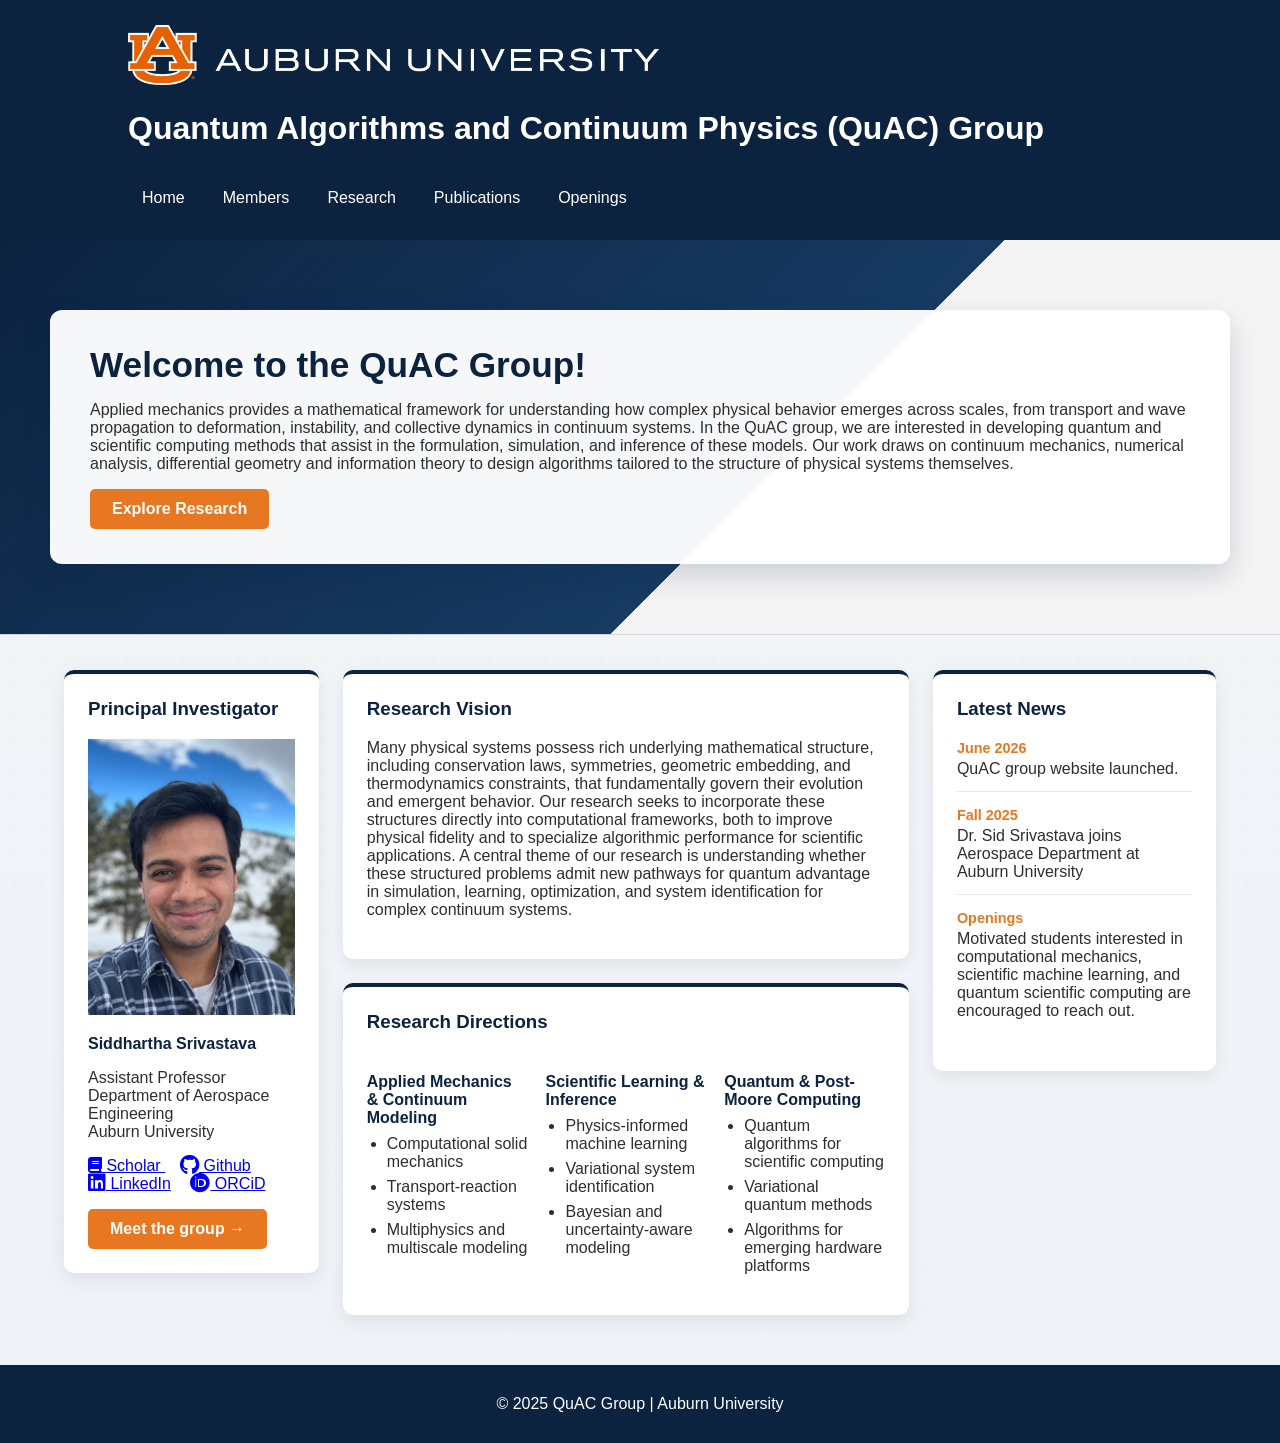
<file: index.html>
<!DOCTYPE html>
<html lang="en">
<head>
  <meta charset="UTF-8">
  <meta name="viewport" content="width=device-width, initial-scale=1.0">
  <title>QuAC Group | Home</title>
  <link rel="stylesheet" href="styles.css">
  <link rel="stylesheet" href="https://cdnjs.cloudflare.com/ajax/libs/font-awesome/6.5.1/css/all.min.css">
  <!-- Include jQuery -->
  <script src="https://code.jquery.com/jquery-3.6.0.min.js"></script>
</head>
<body>

  <!-- Placeholder for Header -->
  <div id="header"></div>

  <!-- Main Content -->
  <section id="hero" class="home-hero">
    <div class="hero-content">
      <h2>Welcome to the QuAC Group!</h2>
      <p>
        Applied mechanics provides a mathematical framework for understanding how complex physical behavior emerges across scales, from transport and wave propagation to deformation, instability, and collective dynamics in continuum systems. In the QuAC group, we are interested in developing quantum and scientific computing methods that assist in the formulation, simulation, and inference of these models. Our work draws on continuum mechanics, numerical analysis, differential geometry and information theory to design algorithms tailored to the structure of physical systems themselves.
      </p>
      <a href="research.html" class="btn">Explore Research</a>
    </div>
  </section>

  <section id="home-overview" class="home-section">
    <div class="home-grid">
      <aside class="profile-card">
        <h3>Principal Investigator</h3>
        <img src="./assets/img/people/profile_sid_srivastava.jpg" alt="Siddhartha Srivastava" class="profile-image" style="max-width: 100%; width: 100%; height: auto; aspect-ratio: auto;">
        <p class="profile-name">Siddhartha Srivastava</p>
        <p>
          Assistant Professor<br>
          Department of Aerospace Engineering<br>
          Auburn University
        </p>
        <p>
          <a href="https://scholar.google.com/citations?hl=en&user=zLj-pQcAAAAJ" target="_blank" style="margin-right: 15px"><i class="fa-solid fa-book"></i> Scholar   </a>
          <a href="https://github.com/sidsriva" target="_blank" style="margin-right: 15px"><i class="fab fa-github fa-lg"></i> Github</a><br>
          <a href="https://www.linkedin.com/in/sidsriva" target="_blank" style="margin-right: 15px"><i class="fab fa-linkedin fa-lg"></i> LinkedIn</a>
          <a href="https://orcid.org/0000-0002-4684-4423" target="_blank" style="margin-right: 15px"><i class="fab fa-orcid fa-lg"></i> ORCiD</a>
        </p>
        <a href="members.html" class="btn">Meet the group &rarr;</a>
      </aside>

      <div class="overview-main">
        <div class="info-card">
          <h3>Research Vision</h3>
          <p>
             Many physical systems possess rich underlying mathematical structure, including conservation laws, symmetries, geometric embedding, and thermodynamics constraints, that fundamentally govern their evolution and emergent behavior. Our research seeks to incorporate these structures directly into computational frameworks, both to improve physical fidelity and to specialize algorithmic performance for scientific applications. A central theme of our research is understanding whether these structured problems admit new pathways for quantum advantage in simulation, learning, optimization, and system identification for complex continuum systems.
          </p>
        </div>

        <div class="info-card">
          <h3>Research Directions</h3>
          <div class="research-columns">
            <div>
              <h4>Applied Mechanics &amp; Continuum Modeling</h4>
              <ul>
                <li>Computational solid mechanics</li>
                <li>Transport-reaction systems</li>
                <li>Multiphysics and multiscale modeling</li>
              </ul>
            </div>
            <div>
              <h4>Scientific Learning &amp; Inference</h4>
              <ul>
                <li>Physics-informed machine learning</li>
                <li>Variational system identification</li>
                <li>Bayesian and uncertainty-aware modeling</li>
              </ul>
            </div>
            <div>
              <h4>Quantum &amp; Post-Moore Computing</h4>
              <ul>
                <li>Quantum algorithms for scientific computing</li>
                <li>Variational quantum methods</li>
                <li>Algorithms for emerging hardware platforms</li>
              </ul>
            </div>
          </div>
        </div>
      </div>

      <aside class="news-card">
        <h3>Latest News</h3>
        <div class="news-item">
          <span class="news-date">June 2026</span>
          <p>QuAC group website launched.</p>
        </div>
        <div class="news-item">
          <span class="news-date">Fall 2025</span>
          <p>Dr. Sid Srivastava joins Aerospace Department at Auburn University</p>
        </div>
        <div class="news-item">
          <span class="news-date">Openings</span>
          <p>Motivated students interested in computational mechanics, scientific machine learning, and quantum scientific computing are encouraged to reach out.</p>
        </div>
        <!--<a href="news.html" class="text-link">More news &rarr;</a>-->
      </aside>
    </div>
  </section>

  <!-- Placeholder for Footer -->
  <div id="footer"></div>

  <!-- Script to Load Header and Footer -->
  <script>
    document.addEventListener("DOMContentLoaded", function() {
      fetch('header.html')
        .then(response => response.text())
        .then(data => {
          document.getElementById('header').innerHTML = data;
        });
      fetch('footer.html')
        .then(response => response.text())
        .then(data => {
          document.getElementById('footer').innerHTML = data;
        });
    });
  </script>
</body>
</html>
</file>
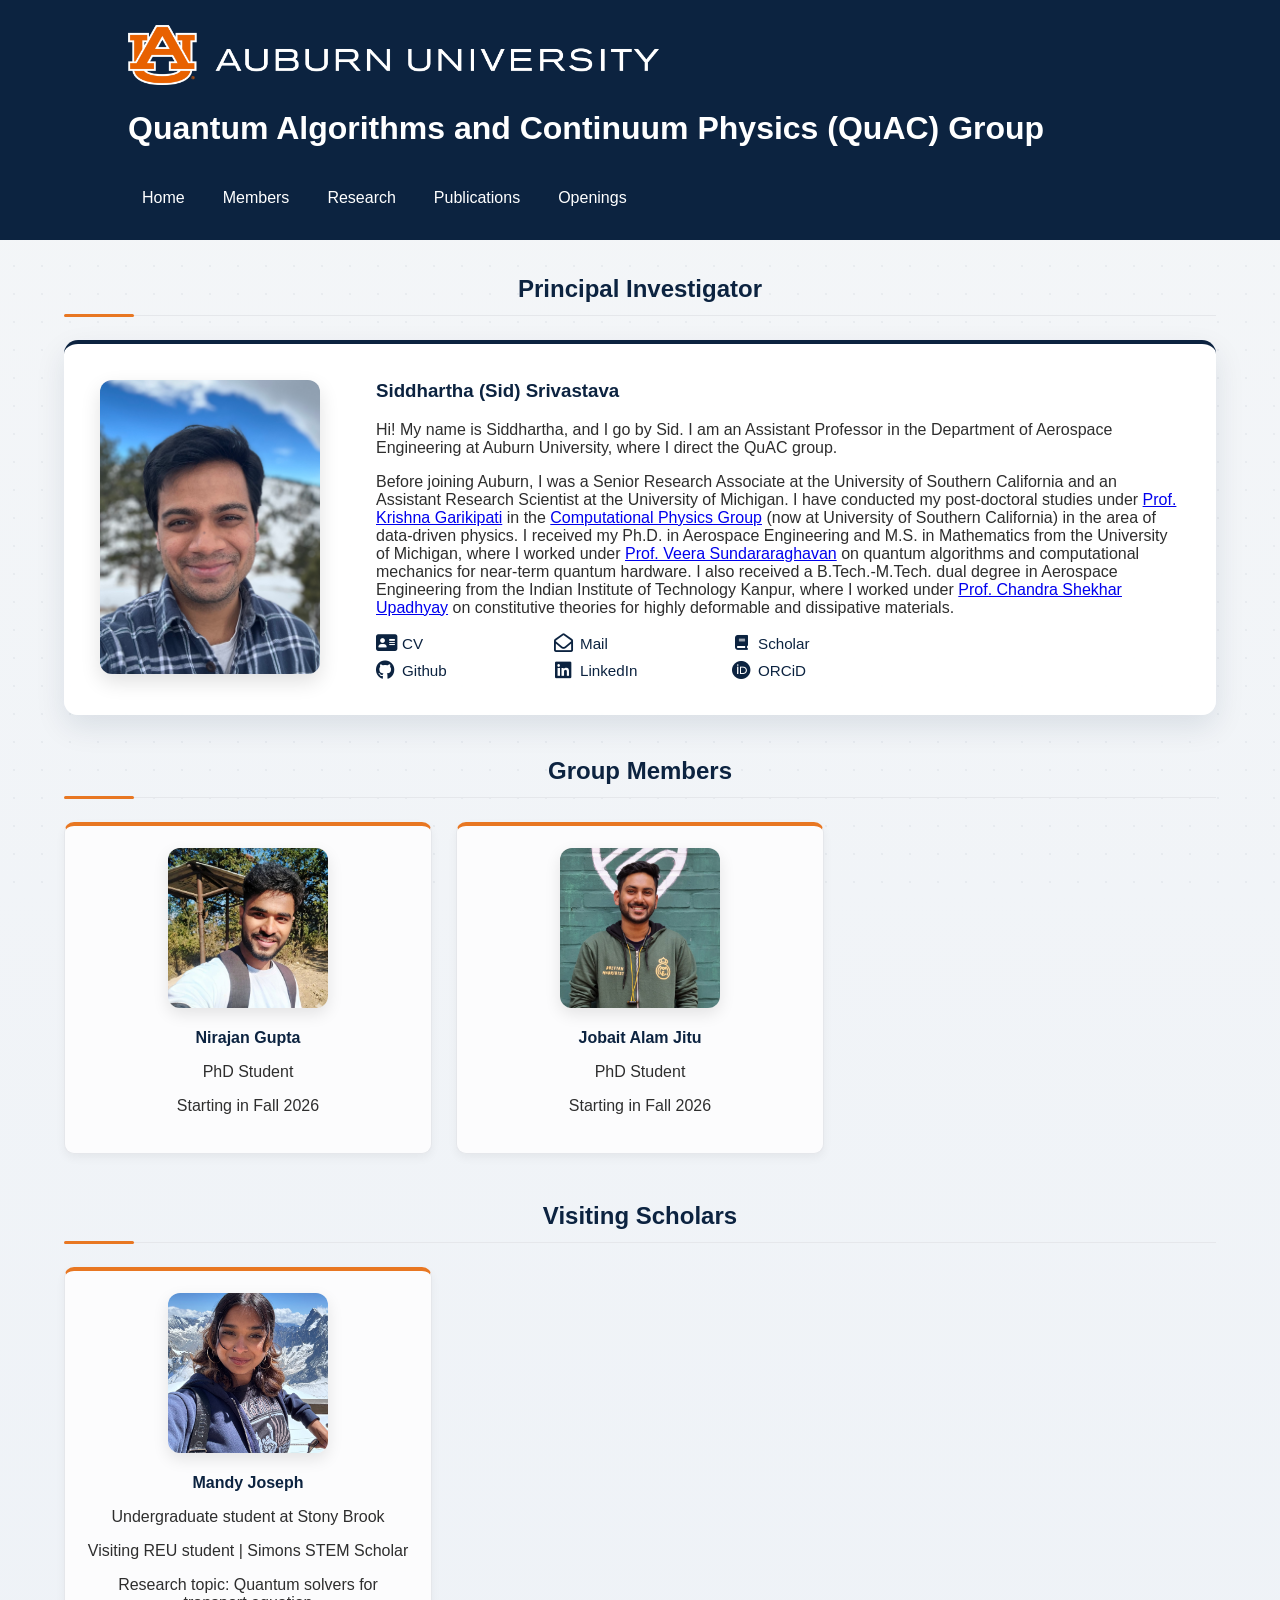
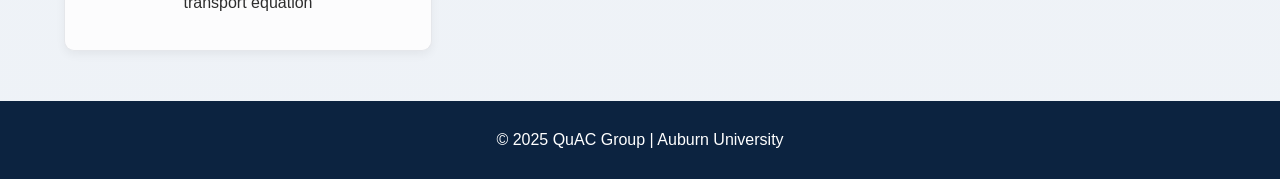
<file: members.html>
<!DOCTYPE html>
<html lang="en">
<head>
  <meta charset="UTF-8">
  <meta name="viewport" content="width=device-width, initial-scale=1.0">
  <title>QuAC Group | Members</title>
  <link rel="stylesheet" href="styles.css">
  <link rel="stylesheet" href="https://cdnjs.cloudflare.com/ajax/libs/font-awesome/6.5.1/css/all.min.css">
  <!-- Include jQuery -->
  <script src="https://code.jquery.com/jquery-3.6.0.min.js"></script>
</head>
<body>

  <!-- Placeholder for Header -->
  <div id="header"></div>

  <!-- Main Content -->
  <section class="page-section people-page">
    <div class="page-content">


      <h2 class="section-heading">Principal Investigator</h2>

      <div class="people-profile-card">
        
        <div class="people-profile-image-wrap">
          <img src="./assets/img/people/profile_sid_srivastava.jpg"
               alt="Siddhartha Srivastava"
               class="people-profile-image">
        </div>

        <div class="people-profile-text">


          <h3>Siddhartha (Sid) Srivastava</h3>

          <p>
            Hi! My name is Siddhartha, and I go by Sid. I am an Assistant Professor in the Department of Aerospace Engineering at Auburn University, where I direct the QuAC group.
          </p>
          <p>
            Before joining Auburn, I was a Senior Research Associate at the University of Southern California and an Assistant Research Scientist at the University of Michigan. I have conducted my post-doctoral studies under <a href="https://viterbi.usc.edu/directory/faculty/Garikipati/Krishna" target="_blank">Prof. Krishna Garikipati</a> in the <a href="https://sites.usc.edu/compphys/" target="_blank">Computational Physics Group</a> (now at University of Southern California) in the area of data-driven physics. I received my Ph.D. in Aerospace Engineering and M.S. in Mathematics from the University of Michigan, where I worked under <a href="https://aero.engin.umich.edu/people/sundararaghavan-veera/" target="_blank">Prof. Veera Sundararaghavan</a> on quantum algorithms and computational mechanics for near-term quantum hardware. I also received a B.Tech.-M.Tech. dual degree in Aerospace Engineering from the Indian Institute of Technology Kanpur, where I worked under <a href="https://home.iitk.ac.in/~shekhar/" target="_blank">Prof. Chandra Shekhar Upadhyay</a> on constitutive theories for highly deformable and dissipative materials.
          </p>

          <div class="profile-links people-links">
            <a href="./assets/files/Sid_CV.pdf" target="_blank">
              <i class="fa fa-address-card fa-lg"></i> CV
            </a>

            <a href="mailto:sidsriva@auburn.edu">
              <i class="far fa-envelope-open fa-lg"></i> Mail
            </a>

            <a href="https://scholar.google.com/citations?hl=en&user=zLj-pQcAAAAJ" target="_blank">
              <i class="fa-solid fa-book"></i> Scholar
            </a>

            <a href="https://github.com/sidsriva" target="_blank">
              <i class="fab fa-github fa-lg"></i> Github
            </a>

            <a href="https://www.linkedin.com/in/sidsriva" target="_blank">
              <i class="fab fa-linkedin fa-lg"></i> LinkedIn
            </a>

            <a href="https://orcid.org/0000-0002-4684-4423" target="_blank">
              <i class="fab fa-orcid fa-lg"></i> ORCiD
            </a>
          </div>

        </div>
      </div>

      <h2 class="section-heading">Group Members</h2>

      <div class="members-grid">

        <div class="member-card">
          <img src="./assets/img/people/profile_nirajan_gupta.png"
          alt="Nirajan Gupta"
          class="member-photo">
          <h4>Nirajan Gupta</h4>
          <p>PhD Student</p>
          <p>Starting in Fall 2026</p>
        </div>

        <div class="member-card">
          <img src="./assets/img/people/profile_jobait_alam.jpg"
          alt="Nirajan Gupta"
          class="member-photo">
          <h4>Jobait Alam Jitu</h4>
          <p>PhD Student</p>
          <p>Starting in Fall 2026</p>
        </div>

        <!--

        <div class="member-card">
          <div class="member-photo-placeholder">Photo</div>
          <h4>Undergraduate Student Name</h4>
          <p>Undergraduate Student</p>
          <p>Research area or short description.</p>
        </div>
      -->

      </div>

      <h2 class="section-heading">Visiting Scholars</h2>

      <div class="members-grid">

        <div class="member-card">
          <img src="./assets/img/people/profile_mandy_joseph.jpeg"
          alt="Mandy Joseph"
          class="member-photo">
          <h4>Mandy Joseph</h4>
          <p>Undergraduate student at Stony Brook</p>
          <p>Visiting REU student | Simons STEM Scholar</p>
          <p>Research topic: Quantum solvers for transport equation</p>
        </div>
        <!--

        <div class="member-card">
          <div class="member-photo-placeholder">Photo</div>
          <h4>PhD Student Name</h4>
          <p>PhD Student</p>
          <p>Research area or short description.</p>
        </div>

        <div class="member-card">
          <div class="member-photo-placeholder">Photo</div>
          <h4>Undergraduate Student Name</h4>
          <p>Undergraduate Student</p>
          <p>Research area or short description.</p>
        </div>
        -->

      </div>

    </div>
  </section>

  <!-- Placeholder for Footer -->
  <div id="footer"></div>

  <!-- Script to Load Header and Footer -->
  <script>
    document.addEventListener("DOMContentLoaded", function() {
      fetch('header.html')
        .then(response => response.text())
        .then(data => {
          document.getElementById('header').innerHTML = data;
        });
      fetch('footer.html')
        .then(response => response.text())
        .then(data => {
          document.getElementById('footer').innerHTML = data;
        });
    });
  </script>

</body>
</html>
</file>
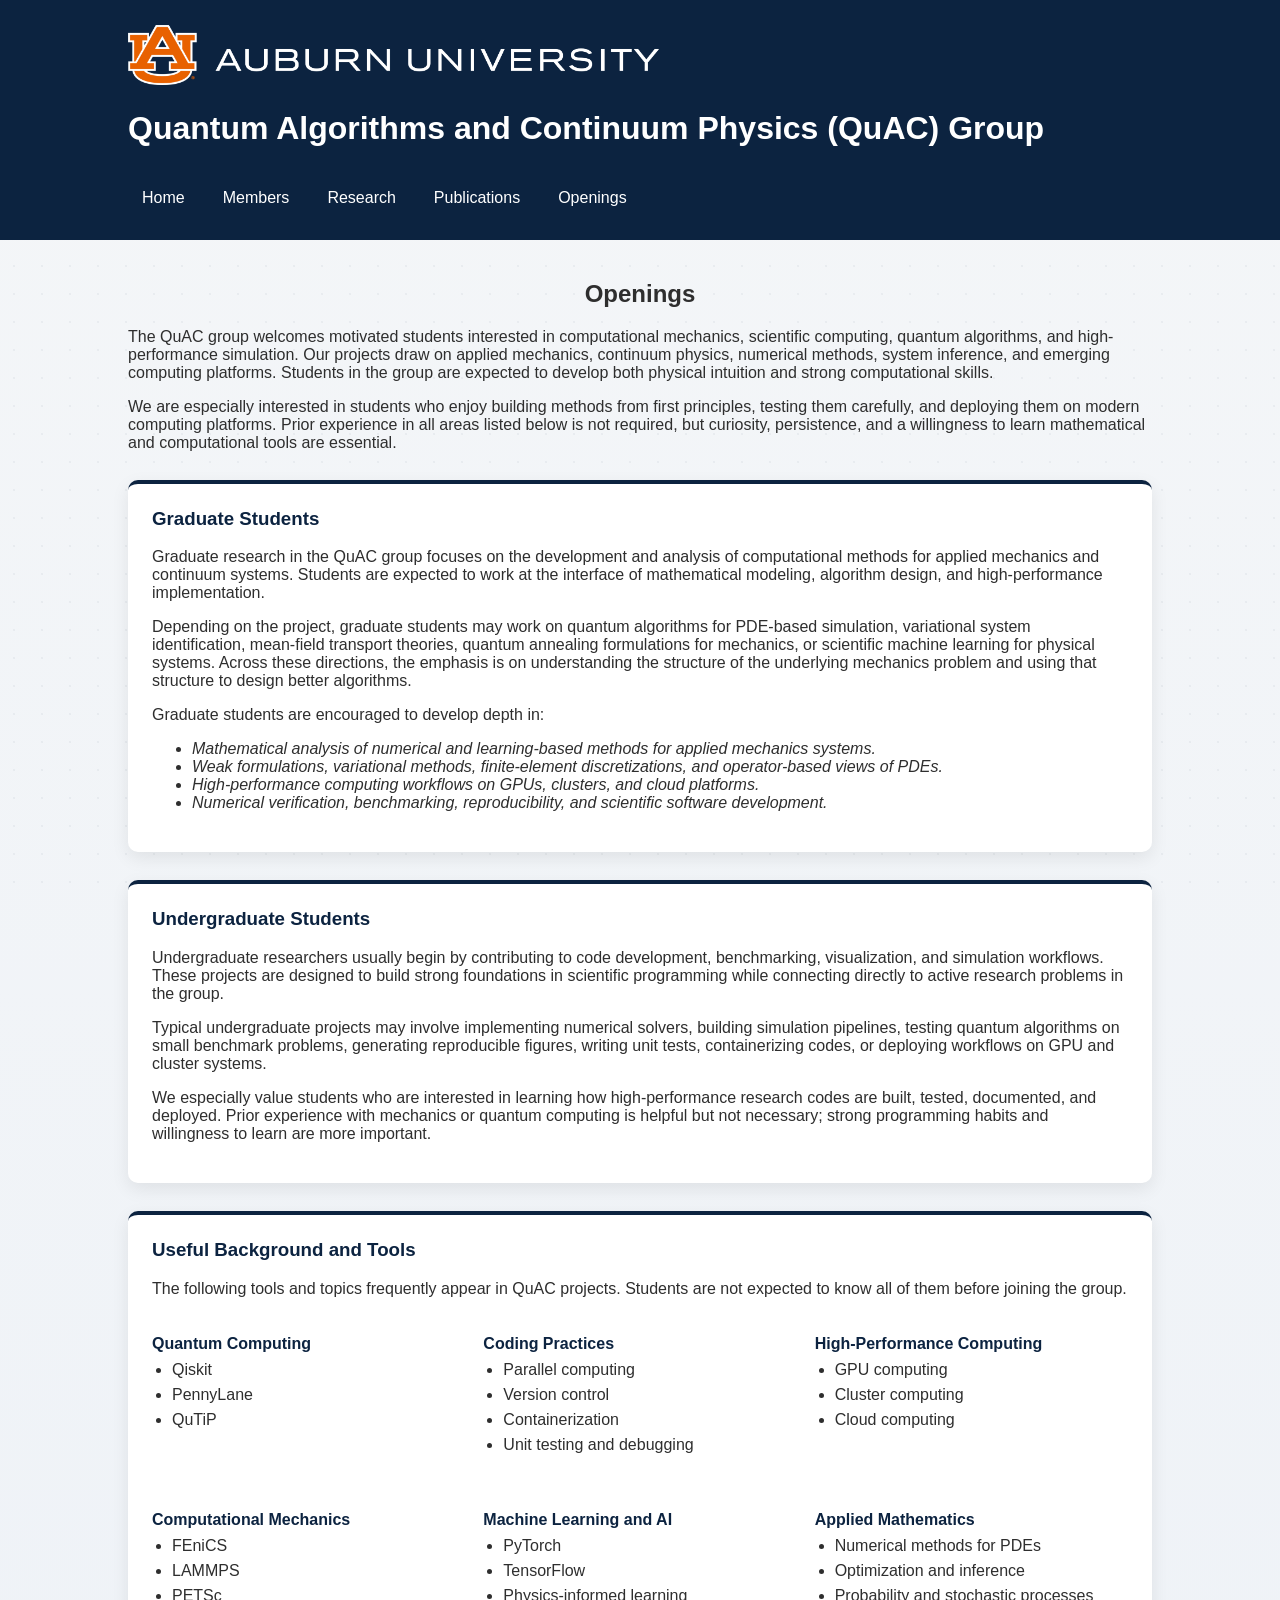
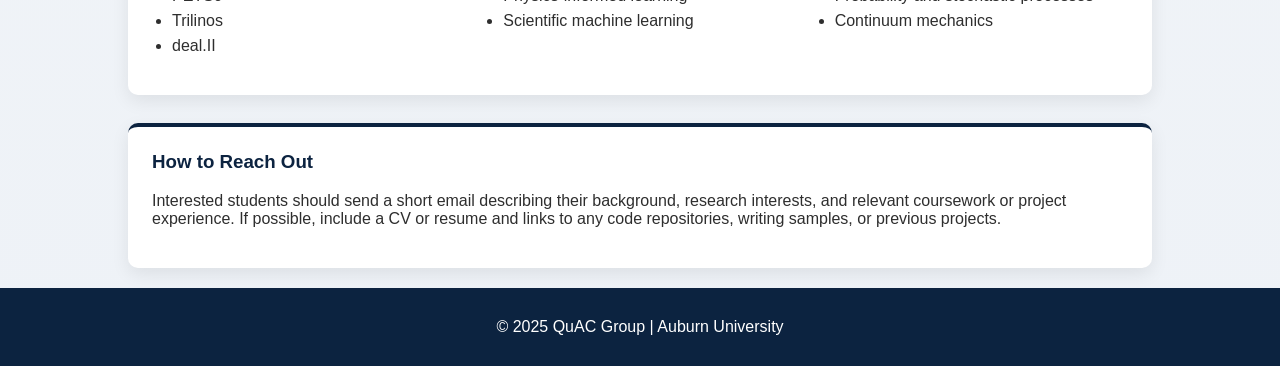
<file: openings.html>
<!DOCTYPE html>
<html lang="en">
<head>
  <meta charset="UTF-8">
  <meta name="viewport" content="width=device-width, initial-scale=1.0">
  <title>QuAC Group | Openings</title>
  <link rel="stylesheet" href="styles.css">
  <link rel="stylesheet" href="https://cdnjs.cloudflare.com/ajax/libs/font-awesome/6.5.1/css/all.min.css">
  <!-- Include jQuery -->
  <script src="https://code.jquery.com/jquery-3.6.0.min.js"></script>
</head>
<body>

  <!-- Placeholder for Header -->
  <div id="header"></div>

  <!-- Main Content -->
  <section id="openings">
    <div class="container">
      <h2>Openings</h2>

      <p>
        The QuAC group welcomes motivated students interested in computational mechanics, scientific computing, quantum algorithms, and high-performance simulation. Our projects draw on applied mechanics, continuum physics, numerical methods, system inference, and emerging computing platforms. Students in the group are expected to develop both physical intuition and strong computational skills.
      </p>

      <p>
        We are especially interested in students who enjoy building methods from first principles, testing them carefully, and deploying them on modern computing platforms. Prior experience in all areas listed below is not required, but curiosity, persistence, and a willingness to learn mathematical and computational tools are essential.
      </p>

      <div class="info-card" style="margin-top: 28px;">
        <h3>Graduate Students</h3>
        <p>
          Graduate research in the QuAC group focuses on the development and analysis of computational methods for applied mechanics and continuum systems. Students are expected to work at the interface of mathematical modeling, algorithm design, and high-performance implementation.
        </p>

        <p>
          Depending on the project, graduate students may work on quantum algorithms for PDE-based simulation, variational system identification, mean-field transport theories, quantum annealing formulations for mechanics, or scientific machine learning for physical systems. Across these directions, the emphasis is on understanding the structure of the underlying mechanics problem and using that structure to design better algorithms.
        </p>

        <p>
          Graduate students are encouraged to develop depth in:
        </p>

        <ul><em>
          <li>Mathematical analysis of numerical and learning-based methods for applied mechanics systems.</li>
          <li>Weak formulations, variational methods, finite-element discretizations, and operator-based views of PDEs.</li>
          <li>High-performance computing workflows on GPUs, clusters, and cloud platforms.</li>
          <li>Numerical verification, benchmarking, reproducibility, and scientific software development.</li>
        </ul></em>
      </div>

      <div class="info-card" style="margin-top: 28px;">
        <h3>Undergraduate Students</h3>
        <p>
          Undergraduate researchers usually begin by contributing to code development, benchmarking, visualization, and simulation workflows. These projects are designed to build strong foundations in scientific programming while connecting directly to active research problems in the group.
        </p>

        <p>
          Typical undergraduate projects may involve implementing numerical solvers, building simulation pipelines, testing quantum algorithms on small benchmark problems, generating reproducible figures, writing unit tests, containerizing codes, or deploying workflows on GPU and cluster systems.
        </p>

        <p>
          We especially value students who are interested in learning how high-performance research codes are built, tested, documented, and deployed. Prior experience with mechanics or quantum computing is helpful but not necessary; strong programming habits and willingness to learn are more important.
        </p>
      </div>

      <div class="info-card" style="margin-top: 28px;">
        <h3>Useful Background and Tools</h3>
        <p>
          The following tools and topics frequently appear in QuAC projects. Students are not expected to know all of them before joining the group.
        </p>

        <div class="research-columns">
          <div>
            <h4>Quantum Computing</h4>
            <ul>
              <li>Qiskit</li>
              <li>PennyLane</li>
              <li>QuTiP</li>
            </ul>
          </div>

          <div>
            <h4>Coding Practices</h4>
            <ul>
              <li>Parallel computing</li>
              <li>Version control</li>
              <li>Containerization</li>
              <li>Unit testing and debugging</li>
            </ul>
          </div>

          <div>
            <h4>High-Performance Computing</h4>
            <ul>
              <li>GPU computing</li>
              <li>Cluster computing</li>
              <li>Cloud computing</li>
            </ul>
          </div>
        </div>

        <div class="research-columns" style="margin-top: 20px;">
          <div>
            <h4>Computational Mechanics</h4>
            <ul>
              <li>FEniCS</li>
              <li>LAMMPS</li>
              <li>PETSc</li>
              <li>Trilinos</li>
              <li>deal.II</li>
            </ul>
          </div>

          <div>
            <h4>Machine Learning and AI</h4>
            <ul>
              <li>PyTorch</li>
              <li>TensorFlow</li>
              <li>Physics-informed learning</li>
              <li>Scientific machine learning</li>
            </ul>
          </div>

          <div>
            <h4>Applied Mathematics</h4>
            <ul>
              <li>Numerical methods for PDEs</li>
              <li>Optimization and inference</li>
              <li>Probability and stochastic processes</li>
              <li>Continuum mechanics</li>
            </ul>
          </div>
        </div>
      </div>

      <div class="info-card" style="margin-top: 28px;">
        <h3>How to Reach Out</h3>
        <p>
          Interested students should send a short email describing their background, research interests, and relevant coursework or project experience. If possible, include a CV or resume and links to any code repositories, writing samples, or previous projects.
        </p>
      </div>

    </div>
  </section>

  <!-- Placeholder for Footer -->
  <div id="footer"></div>

  <!-- Script to Load Header and Footer -->
  <script>
    document.addEventListener("DOMContentLoaded", function() {
      fetch('header.html')
        .then(response => response.text())
        .then(data => {
          document.getElementById('header').innerHTML = data;
        });
      fetch('footer.html')
        .then(response => response.text())
        .then(data => {
          document.getElementById('footer').innerHTML = data;
        });
    });
  </script>
</body>
</html>
</file>
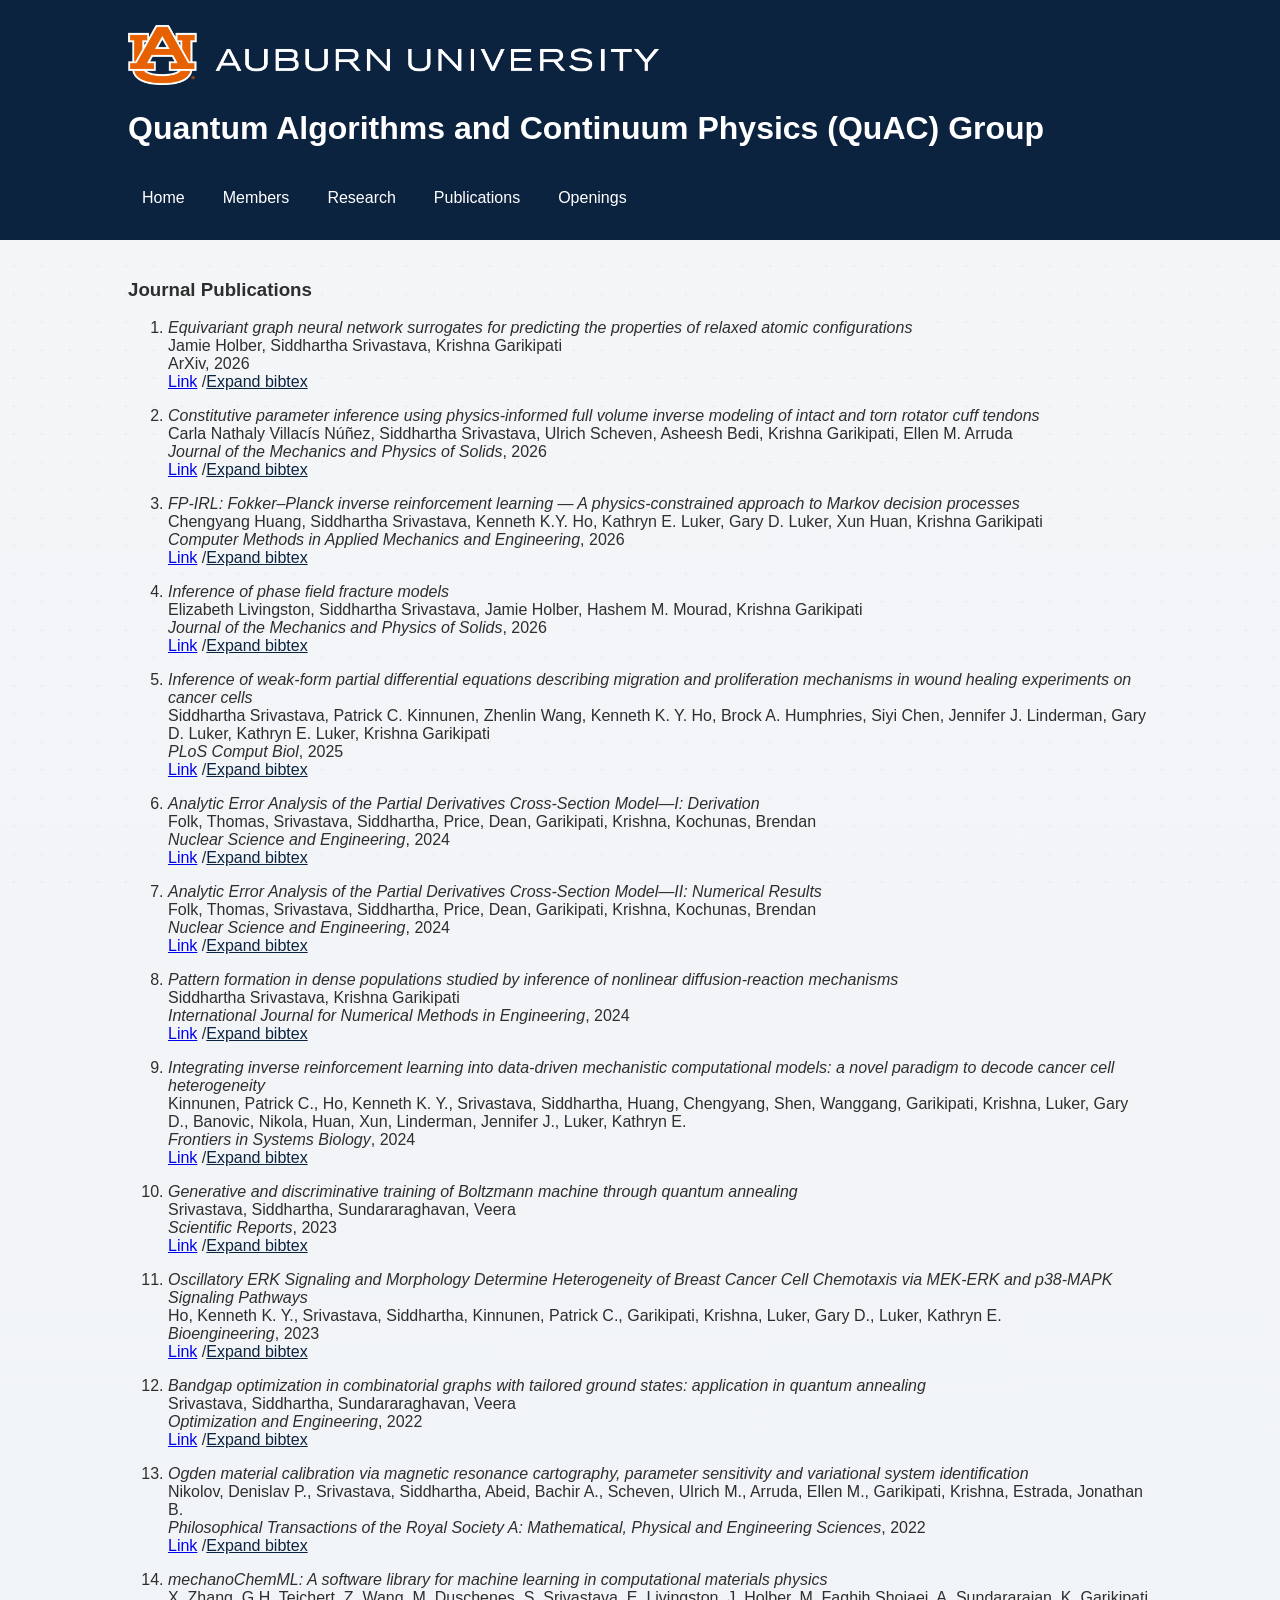
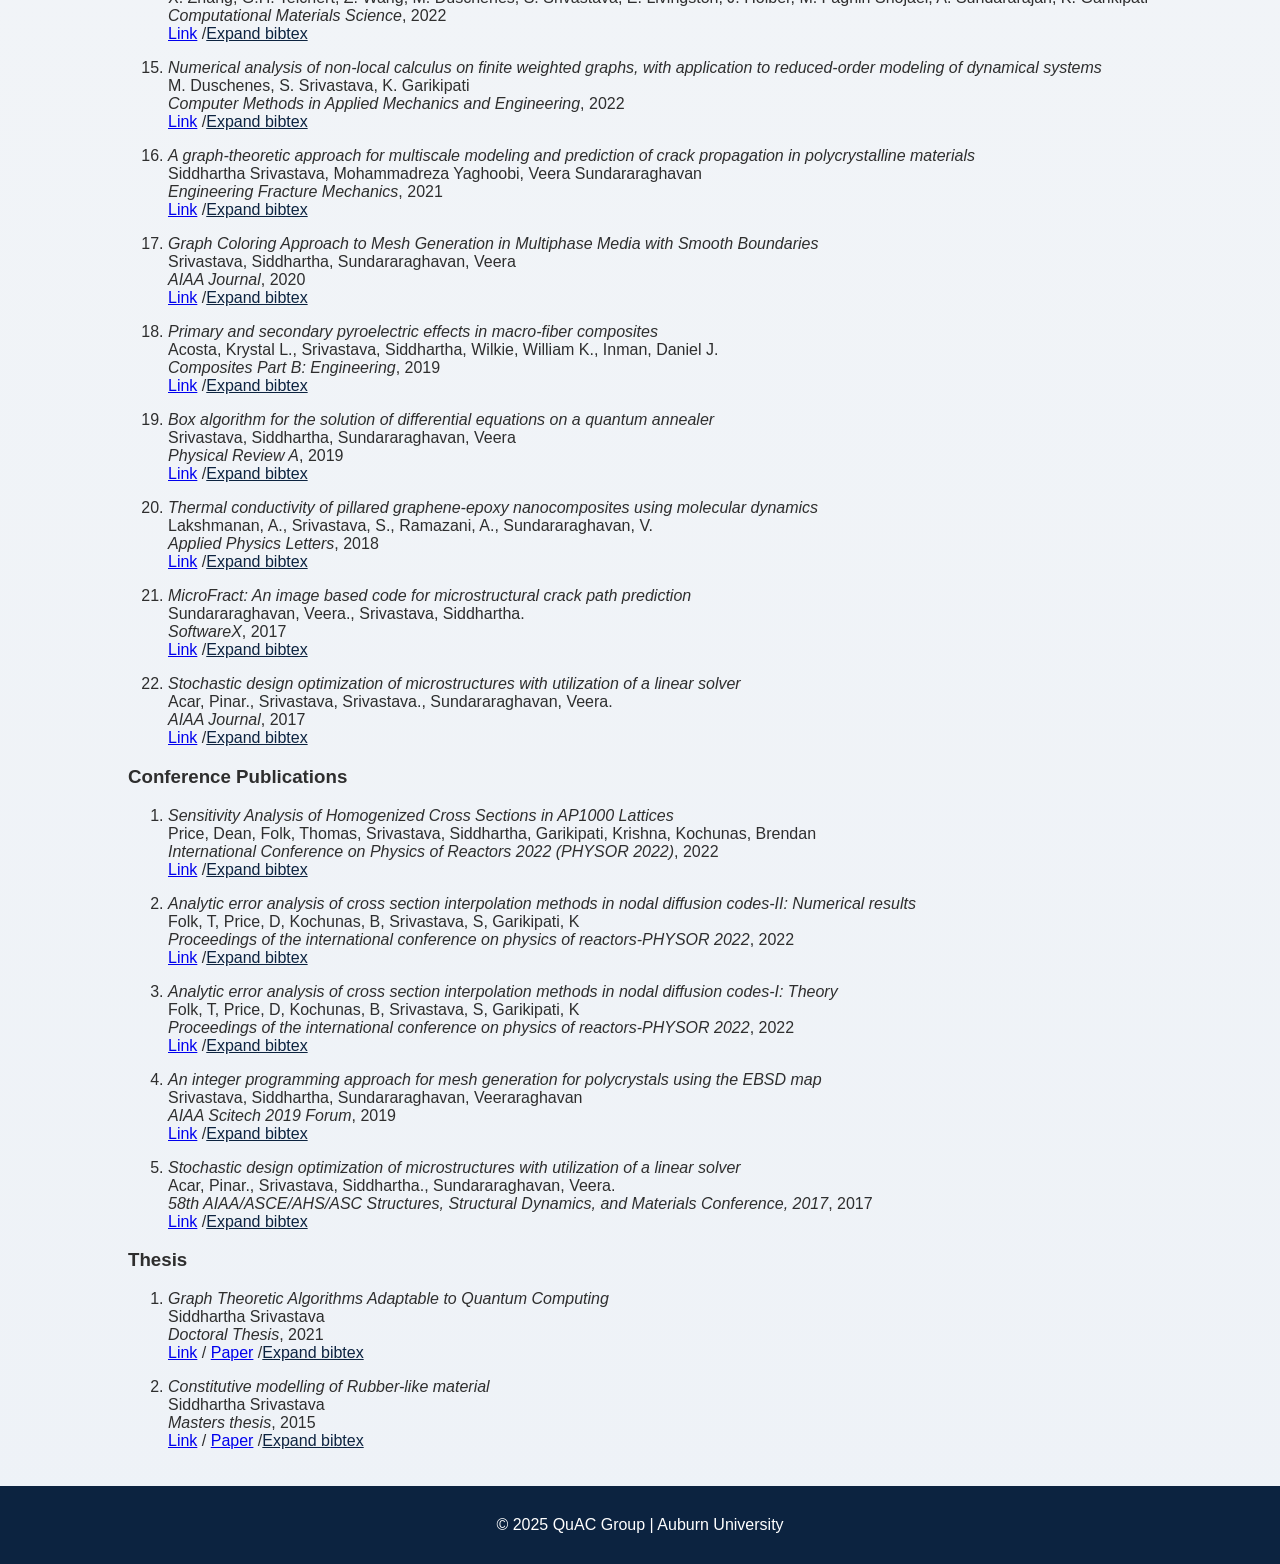
<file: publications.html>
<!DOCTYPE html>
<html lang="en">
<head>
  <meta charset="UTF-8">
  <meta name="viewport" content="width=device-width, initial-scale=1.0">
  <title>QuAC Group | Publications</title>
  <link rel="stylesheet" href="styles.css">
  <style>
    .collapse {
      display: none;
    }

    .collapse.show {
      display: block;
    }

    .card.card-body {
      background: #F8F9FA;
      border: 1px solid #D1D5DB;
      border-radius: 6px;
      padding: 14px;
      margin-top: 8px;
      margin-bottom: 12px;
      overflow-x: auto;
    }

    .card.card-body pre {
      margin: 0;
      white-space: pre-wrap;
    }
  </style>
  <!-- Include jQuery -->
  <script src="https://code.jquery.com/jquery-3.6.0.min.js"></script>
</head>
<body>

  <!-- Placeholder for Header -->
  <div id="header"></div>

  <!-- Main Content -->
    <section id="publication">
        <div class="container">
          <h3>Journal Publications </h3>
          <ol>
            <li><div style="margin-bottom: 1em;"> <div class="row"><div class="col-sm-12"><em>Equivariant graph neural network surrogates for predicting the properties of relaxed atomic configurations</em> <br>Jamie Holber, Siddhartha Srivastava, Krishna Garikipati <br><span style="font-style: italic;"></span>ArXiv, 2026 <br><a href="https://doi.org/10.48550/arXiv.2505.08121" target="_blank">Link</a> /<button class="bibtex-toggle" type="button" data-toggle="collapse" data-target="#collapseholber2026equivariantgraphneuralnetwork" aria-expanded="false" aria-controls="collapseholber2026equivariantgraphneuralnetwork" >Expand bibtex</button><div class="collapse" id="collapseholber2026equivariantgraphneuralnetwork"><div class="card card-body"><pre><code>@misc{holber2026equivariantgraphneuralnetwork,
            doi = {10.48550/arXiv.2505.08121},
            url = {https://arxiv.org/abs/2505.08121},
            primaryclass = {cond-mat.mtrl-sci},
            archiveprefix = {arXiv},
            eprint = {2505.08121},
            year = {2026},
            author = {Jamie Holber and Siddhartha Srivastava and Krishna Garikipati},
            title = {Equivariant graph neural network surrogates for predicting the properties of relaxed atomic configurations}
          }</code></pre></div></div> </div> </div> </div></li>
                      <li><div style="margin-bottom: 1em;"> <div class="row"><div class="col-sm-12"><em>Constitutive parameter inference using physics-informed full volume inverse modeling of intact and torn rotator cuff tendons</em> <br>Carla Nathaly Villacís Núñez, Siddhartha Srivastava, Ulrich Scheven, Asheesh Bedi, Krishna Garikipati, Ellen M. Arruda <br><span style="font-style: italic;">Journal of the Mechanics and Physics of Solids</span>, 2026 <br><a href="https://doi.org/10.1016/j.jmps.2026.106668" target="_blank">Link</a> /<button class="bibtex-toggle" type="button" data-toggle="collapse" data-target="#collapsevillacis2026tendons" aria-expanded="false" aria-controls="collapsevillacis2026tendons" >Expand bibtex</button><div class="collapse" id="collapsevillacis2026tendons"><div class="card card-body"><pre><code>@article{villacis2026tendons,
            abstract = {In this work, we characterized the material properties of an animal model of the rotator cuff tendon using full volume datasets of its intact and injured states. Unlike conventional approaches relying on surface strains or excised specimens, our framework leverages voxel-wise displacement data to infer constitutive behavior while preserving native architecture. Our experimental setup activated volumetric, tensile, and shear mechanisms given the tendon’s complex geometry. We implemented an approach to model inference termed variational system identification (VSI) to solve the weak form of the stress equilibrium equation using these full volume displacements, enabling identification of dominant deformation mechanisms. Three constitutive models were used for parameter inference: a neo-Hookean model, a modified Holzapfel-Gasser-Ogden (HGO) model with higher-order terms in the first and second invariants, and a reduced polynomial model based on the first, second, and fiber-related invariants. VSI-inferred parameters were further refined using an adjoint-based partial differential equation (PDE)-constrained optimization framework. The modified HGO model captures the tendon’s deformation mechanisms with reasonable accuracy, while the neo-Hookean model fails to reproduce key internal features, particularly the shear behavior in injured tendons. Surprisingly, the simplified polynomial model performs comparably to the modified HGO formulation using only three terms. These findings suggest that while current constitutive models do not fully replicate the complex internal mechanics of the tendon, they can capture key trends in intact and damaged tissue, using a homogeneous modeling approach. Continued model development is needed to bridge this gap and enable clinical-grade, predictive simulations of tendon injury and repair.},
            keywords = {biomechanics weak formulation, PDE-constrained optimization, variational system identification, soft tissue modeling, tendon hyperelasticity},
            author = {Carla Nathaly Villacís Núñez and Siddhartha Srivastava and Ulrich Scheven and Asheesh Bedi and Krishna Garikipati and Ellen M. Arruda},
            url = {https://www.sciencedirect.com/science/article/pii/S0022509626001699},
            doi = {10.1016/j.jmps.2026.106668},
            issn = {0022-5096},
            year = {2026},
            pages = {106668},
            journal = {Journal of the Mechanics and Physics of Solids},
            title = {Constitutive parameter inference using physics-informed full volume inverse modeling of intact and torn rotator cuff tendons}
          }</code></pre></div></div> </div> </div> </div></li>
                      <li><div style="margin-bottom: 1em;"> <div class="row"><div class="col-sm-12"><em>FP-IRL: Fokker–Planck inverse reinforcement learning — A physics-constrained approach to Markov decision processes</em> <br>Chengyang Huang, Siddhartha Srivastava, Kenneth K.Y. Ho, Kathryn E. Luker, Gary D. Luker, Xun Huan, Krishna Garikipati <br><span style="font-style: italic;">Computer Methods in Applied Mechanics and Engineering</span>, 2026 <br><a href="https://doi.org/10.1016/j.cma.2026.119010" target="_blank">Link</a> /<button class="bibtex-toggle" type="button" data-toggle="collapse" data-target="#collapsehuang2026FPIRL" aria-expanded="false" aria-controls="collapsehuang2026FPIRL" >Expand bibtex</button><div class="collapse" id="collapsehuang2026FPIRL"><div class="card card-body"><pre><code>@article{huang2026FPIRL,
            abstract = {Inverse reinforcement learning (IRL) is a powerful paradigm for uncovering the incentive structure that drives agent behavior, by inferring an unknown reward function from observed trajectories within a Markov decision process (MDP). However, most existing IRL methods require access to the transition function, either prescribed or estimated a priori, which poses significant challenges when the underlying dynamics are unknown, unobservable, or not easily sampled. We propose Fokker–Planck inverse reinforcement learning (FP-IRL), a novel physics-constrained IRL framework tailored for systems that can be described by Fokker–Planck (FP) dynamics. FP-IRL simultaneously infers both the reward and transition functions directly from trajectory data, without requiring access to sampled transitions. Our method leverages a correspondence between MDPs and the FP equation, linking reward maximization in MDPs with free energy minimization in FP dynamics. This connection enables inference of the FP potential function using our inference approach of variational system identification, from which the full set of MDP components — reward, transition, and policy — can be recovered using analytic expressions. We demonstrate the effectiveness of FP-IRL through experiments on synthetic benchmarks and a modified version of the Mountain Car problem. Our results show that FP-IRL achieves accurate recovery of agent incentives while preserving computational efficiency and physical interpretability.},
            keywords = {Partial differential equations, Stochastic differential equations, Free energy minimization, Physics-informed learning, Inverse modeling, Optimal transport},
            author = {Chengyang Huang and Siddhartha Srivastava and Kenneth K.Y. Ho and Kathryn E. Luker and Gary D. Luker and Xun Huan and Krishna Garikipati},
            url = {https://www.sciencedirect.com/science/article/pii/S0045782526002835},
            doi = {10.1016/j.cma.2026.119010},
            issn = {0045-7825},
            year = {2026},
            pages = {119010},
            volume = {458},
            journal = {Computer Methods in Applied Mechanics and Engineering},
            title = {FP-IRL: Fokker–Planck inverse reinforcement learning — A physics-constrained approach to Markov decision processes}
          }</code></pre></div></div> </div> </div> </div></li>
                      <li><div style="margin-bottom: 1em;"> <div class="row"><div class="col-sm-12"><em>Inference of phase field fracture models</em> <br>Elizabeth Livingston, Siddhartha Srivastava, Jamie Holber, Hashem M. Mourad, Krishna Garikipati <br><span style="font-style: italic;">Journal of the Mechanics and Physics of Solids</span>, 2026 <br><a href="https://doi.org/10.1016/j.jmps.2025.106495" target="_blank">Link</a> /<button class="bibtex-toggle" type="button" data-toggle="collapse" data-target="#collapselivingston2025inferencephasefieldfracture" aria-expanded="false" aria-controls="collapselivingston2025inferencephasefieldfracture" >Expand bibtex</button><div class="collapse" id="collapselivingston2025inferencephasefieldfracture"><div class="card card-body"><pre><code>@article{livingston2025inferencephasefieldfracture,
            abstract = {The phase field approach to modeling fracture uses a diffuse damage field to represent cracks. This representation mollifies singularities that arise in computations with sharp interface models and some of the resultant difficulties in the mathematical and numerical treatment of fracture. Phase field fracture models have proven effective at representing crack propagation, branching, and merging. Specific formulations, beginning with brittle fracture, have also been shown to converge to classical solutions. Extensions to cover the range of material failure, including ductile and cohesive fracture, lead to an array of possible models. There exists a large body of literature focusing on this class of models and on the impact of model form on the predicted crack evolution. However, there have not been systematic studies into how optimal models may be chosen. Here, we take a first step in this direction by developing formal methods for identification of the best parsimonious model of phase field fracture given full-field data on the damage and deformation fields. We consider some of the main models that have been used for the degradation of elastic response due to damage and its propagation. Our approach builds upon Variational System Identification (VSI), a weak form variant of the Sparse Identification of Nonlinear Dynamics (SINDy). In this first communication we focus on synthetically generated data but we also consider central issues associated with the use of experimental full-field data, such as data sparsity and noise.},
            keywords = {System identification, Inverse problems, Optimization, Phase field fracture},
            author = {Elizabeth Livingston and Siddhartha Srivastava and Jamie Holber and Hashem M. Mourad and Krishna Garikipati},
            url = {https://www.sciencedirect.com/science/article/pii/S0022509625004697},
            doi = {10.1016/j.jmps.2025.106495},
            issn = {0022-5096},
            year = {2026},
            pages = {106495},
            volume = {209},
            journal = {Journal of the Mechanics and Physics of Solids},
            title = {Inference of phase field fracture models}
          }</code></pre></div></div> </div> </div> </div></li>
                      <li><div style="margin-bottom: 1em;"> <div class="row"><div class="col-sm-12"><em>Inference of weak-form partial differential equations describing migration and proliferation mechanisms in wound healing experiments on cancer cells</em> <br>Siddhartha Srivastava, Patrick C. Kinnunen, Zhenlin Wang, Kenneth K. Y. Ho, Brock A. Humphries, Siyi Chen, Jennifer J. Linderman, Gary D. Luker, Kathryn E. Luker, Krishna Garikipati <br><span style="font-style: italic;">PLoS Comput Biol</span>, 2025 <br><a href="https://doi.org/10.1371/journal.pcbi.1013607" target="_blank">Link</a> /<button class="bibtex-toggle" type="button" data-toggle="collapse" data-target="#collapsesrivastava2025inferenceweakformpartialdifferential" aria-expanded="false" aria-controls="collapsesrivastava2025inferenceweakformpartialdifferential" >Expand bibtex</button><div class="collapse" id="collapsesrivastava2025inferenceweakformpartialdifferential"><div class="card card-body"><pre><code>@article{srivastava2025inferenceweakformpartialdifferential,
            url = {http://dx.doi.org/10.1371/journal.pcbi.1013607},
            doi = {10.1371/journal.pcbi.1013607},
            month = {October},
            publisher = {PLoS Comput Biol},
            journal = {PLoS Comput Biol},
            pages = {e1013607},
            number = {10},
            issn = {1573-2924},
            volume = {21},
            year = {2025},
            author = {Siddhartha Srivastava and Patrick C. Kinnunen and Zhenlin Wang and Kenneth K. Y. Ho and Brock A. Humphries and Siyi Chen and Jennifer J. Linderman and Gary D. Luker and Kathryn E. Luker and Krishna Garikipati},
            title = {Inference of weak-form partial differential equations describing migration and proliferation mechanisms in wound healing experiments on cancer cells}
          }</code></pre></div></div> </div> </div> </div></li>
                      <li><div style="margin-bottom: 1em;"> <div class="row"><div class="col-sm-12"><em>Analytic Error Analysis of the Partial Derivatives Cross-Section Model—I: Derivation</em> <br>Folk, Thomas, Srivastava, Siddhartha, Price, Dean, Garikipati, Krishna, Kochunas, Brendan <br><span style="font-style: italic;">Nuclear Science and Engineering</span>, 2024 <br><a href="https://doi.org/10.1080/00295639.2023.2288308" target="_blank">Link</a> /<button class="bibtex-toggle" type="button" data-toggle="collapse" data-target="#collapseFolk_2024_1" aria-expanded="false" aria-controls="collapseFolk_2024_1" >Expand bibtex</button><div class="collapse" id="collapseFolk_2024_1"><div class="card card-body"><pre><code>@article{Folk_2024_1,
            pages = {2080–2095},
            month = {March},
            year = {2024},
            author = {Thomas Folk and Siddhartha Srivastava and Dean Price and Krishna Garikipati and Brendan Kochunas},
            publisher = {Informa UK Limited},
            journal = {Nuclear Science and Engineering},
            number = {11},
            doi = {10.1080/00295639.2023.2288308},
            url = {http://dx.doi.org/10.1080/00295639.2023.2288308},
            issn = {1943-748X},
            volume = {198},
            title = {Analytic Error Analysis of the Partial Derivatives Cross-Section Model—I: Derivation}
          }</code></pre></div></div> </div> </div> </div></li>
                      <li><div style="margin-bottom: 1em;"> <div class="row"><div class="col-sm-12"><em>Analytic Error Analysis of the Partial Derivatives Cross-Section Model—II: Numerical Results</em> <br>Folk, Thomas, Srivastava, Siddhartha, Price, Dean, Garikipati, Krishna, Kochunas, Brendan <br><span style="font-style: italic;">Nuclear Science and Engineering</span>, 2024 <br><a href="https://doi.org/10.1080/00295639.2024.2303544" target="_blank">Link</a> /<button class="bibtex-toggle" type="button" data-toggle="collapse" data-target="#collapseFolk_2024_2" aria-expanded="false" aria-controls="collapseFolk_2024_2" >Expand bibtex</button><div class="collapse" id="collapseFolk_2024_2"><div class="card card-body"><pre><code>@article{Folk_2024_2,
            pages = {2096–2119},
            month = {February},
            year = {2024},
            author = {Thomas Folk and Siddhartha Srivastava and Dean Price and Krishna Garikipati and Brendan Kochunas},
            publisher = {Informa UK Limited},
            journal = {Nuclear Science and Engineering},
            number = {11},
            doi = {10.1080/00295639.2024.2303544},
            url = {http://dx.doi.org/10.1080/00295639.2024.2303544},
            issn = {1943-748X},
            volume = {198},
            title = {Analytic Error Analysis of the Partial Derivatives Cross-Section Model—II: Numerical Results}
          }</code></pre></div></div> </div> </div> </div></li>
                      <li><div style="margin-bottom: 1em;"> <div class="row"><div class="col-sm-12"><em>Pattern formation in dense populations studied by inference of nonlinear diffusion‐reaction mechanisms</em> <br>Siddhartha Srivastava, Krishna Garikipati<br><span style="font-style: italic;">International Journal for Numerical Methods in Engineering</span>, 2024 <br><a href="https://doi.org/10.1002/nme.7475" target="_blank">Link</a> /<button class="bibtex-toggle" type="button" data-toggle="collapse" data-target="#collapseSrivastava_2024" aria-expanded="false" aria-controls="collapseSrivastava_2024" >Expand bibtex</button><div class="collapse" id="collapseSrivastava_2024"><div class="card card-body"><pre><code>@article{Srivastava_2024,
            month = {March},
            year = {2024},
            author = {Siddhartha Srivastava and Krishna Garikipati},
            publisher = {Wiley},
            journal = {International Journal for Numerical Methods in Engineering},
            number = {12},
            doi = {10.1002/nme.7475},
            url = {http://dx.doi.org/10.1002/nme.7475},
            issn = {1097-0207},
            volume = {125},
            title = {Pattern formation in dense populations studied by inference of nonlinear diffusion‐reaction mechanisms}
          }</code></pre></div></div> </div> </div> </div></li>
                      <li><div style="margin-bottom: 1em;"> <div class="row"><div class="col-sm-12"><em>Integrating inverse reinforcement learning into data-driven mechanistic computational models: a novel paradigm to decode cancer cell heterogeneity</em> <br>Kinnunen, Patrick C., Ho, Kenneth K. Y., Srivastava, Siddhartha, Huang, Chengyang, Shen, Wanggang, Garikipati, Krishna, Luker, Gary D., Banovic, Nikola, Huan, Xun, Linderman, Jennifer J., Luker, Kathryn E. <br><span style="font-style: italic;">Frontiers in Systems Biology</span>, 2024 <br><a href="https://doi.org/10.3389/fsysb.2024.1333760" target="_blank">Link</a> /<button class="bibtex-toggle" type="button" data-toggle="collapse" data-target="#collapseKinnunen_2024" aria-expanded="false" aria-controls="collapseKinnunen_2024" >Expand bibtex</button><div class="collapse" id="collapseKinnunen_2024"><div class="card card-body"><pre><code>@article{Kinnunen_2024,
            month = {March},
            year = {2024},
            author = {Kinnunen, Patrick C. and Ho, Kenneth K. Y. and Srivastava, Siddhartha and Huang, Chengyang and Shen, Wanggang and Garikipati, Krishna and Luker, Gary D. and Banovic, Nikola and Huan, Xun and Linderman, Jennifer J. and Luker, Kathryn E.},
            publisher = {Frontiers Media SA},
            journal = {Frontiers in Systems Biology},
            doi = {10.3389/fsysb.2024.1333760},
            url = {http://dx.doi.org/10.3389/fsysb.2024.1333760},
            issn = {2674-0702},
            volume = {4},
            title = {Integrating inverse reinforcement learning into data-driven mechanistic computational models: a novel paradigm to decode cancer cell heterogeneity}
          }</code></pre></div></div> </div> </div> </div></li>
                      <li><div style="margin-bottom: 1em;"> <div class="row"><div class="col-sm-12"><em>Generative and discriminative training of Boltzmann machine through quantum annealing</em> <br>Srivastava, Siddhartha, Sundararaghavan, Veera <br><span style="font-style: italic;">Scientific Reports</span>, 2023 <br><a href="https://doi.org/10.1038/s41598-023-34652-4" target="_blank">Link</a> /<button class="bibtex-toggle" type="button" data-toggle="collapse" data-target="#collapseSrivastava_2023" aria-expanded="false" aria-controls="collapseSrivastava_2023" >Expand bibtex</button><div class="collapse" id="collapseSrivastava_2023"><div class="card card-body"><pre><code>@article{Srivastava_2023,
            month = {May},
            year = {2023},
            author = {Srivastava, Siddhartha and Sundararaghavan, Veera},
            publisher = {Springer Science and Business Media LLC},
            journal = {Scientific Reports},
            number = {1},
            doi = {10.1038/s41598-023-34652-4},
            url = {http://dx.doi.org/10.1038/s41598-023-34652-4},
            issn = {2045-2322},
            volume = {13},
            title = {Generative and discriminative training of Boltzmann machine through quantum annealing}
          }</code></pre></div></div> </div> </div> </div></li>
                      <li><div style="margin-bottom: 1em;"> <div class="row"><div class="col-sm-12"><em>Oscillatory ERK Signaling and Morphology Determine Heterogeneity of Breast Cancer Cell Chemotaxis via MEK-ERK and p38-MAPK Signaling Pathways</em> <br>Ho, Kenneth K. Y., Srivastava, Siddhartha, Kinnunen, Patrick C., Garikipati, Krishna, Luker, Gary D., Luker, Kathryn E. <br><span style="font-style: italic;">Bioengineering</span>, 2023 <br><a href="https://doi.org/10.3390/bioengineering10020269" target="_blank">Link</a> /<button class="bibtex-toggle" type="button" data-toggle="collapse" data-target="#collapseHo_2023" aria-expanded="false" aria-controls="collapseHo_2023" >Expand bibtex</button><div class="collapse" id="collapseHo_2023"><div class="card card-body"><pre><code>@article{Ho_2023,
            pages = {269},
            month = {February},
            year = {2023},
            author = {Ho, Kenneth K. Y. and Srivastava, Siddhartha and Kinnunen, Patrick C. and Garikipati, Krishna and Luker, Gary D. and Luker, Kathryn E.},
            publisher = {MDPI AG},
            journal = {Bioengineering},
            number = {2},
            doi = {10.3390/bioengineering10020269},
            url = {http://dx.doi.org/10.3390/bioengineering10020269},
            issn = {2306-5354},
            volume = {10},
            title = {Oscillatory ERK Signaling and Morphology Determine Heterogeneity of Breast Cancer Cell Chemotaxis via MEK-ERK and p38-MAPK Signaling Pathways}
          }</code></pre></div></div> </div> </div> </div></li>
                      <li><div style="margin-bottom: 1em;"> <div class="row"><div class="col-sm-12"><em>Bandgap optimization in combinatorial graphs with tailored ground states: application in quantum annealing</em> <br>Srivastava, Siddhartha, Sundararaghavan, Veera <br><span style="font-style: italic;">Optimization and Engineering</span>, 2022 <br><a href="https://doi.org/10.1007/s11081-022-09758-9" target="_blank">Link</a> /<button class="bibtex-toggle" type="button" data-toggle="collapse" data-target="#collapseSrivastava_2022" aria-expanded="false" aria-controls="collapseSrivastava_2022" >Expand bibtex</button><div class="collapse" id="collapseSrivastava_2022"><div class="card card-body"><pre><code>@article{Srivastava_2022,
            pages = {1931–1949},
            month = {August},
            year = {2022},
            author = {Srivastava, Siddhartha and Sundararaghavan, Veera},
            publisher = {Springer Science and Business Media LLC},
            journal = {Optimization and Engineering},
            number = {3},
            doi = {10.1007/s11081-022-09758-9},
            url = {http://dx.doi.org/10.1007/s11081-022-09758-9},
            issn = {1573-2924},
            volume = {24},
            title = {Bandgap optimization in combinatorial graphs with tailored ground states: application in quantum annealing}
          }</code></pre></div></div> </div> </div> </div></li>
                      <li><div style="margin-bottom: 1em;"> <div class="row"><div class="col-sm-12"><em>Ogden material calibration via magnetic resonance cartography, parameter sensitivity and variational system identification</em> <br>Nikolov, Denislav P., Srivastava, Siddhartha, Abeid, Bachir A., Scheven, Ulrich M., Arruda, Ellen M., Garikipati, Krishna, Estrada, Jonathan B. <br><span style="font-style: italic;">Philosophical Transactions of the Royal Society A: Mathematical, Physical and Engineering Sciences</span>, 2022 <br><a href="https://doi.org/10.1098/rsta.2021.0324" target="_blank">Link</a> /<button class="bibtex-toggle" type="button" data-toggle="collapse" data-target="#collapseNikolov_2022" aria-expanded="false" aria-controls="collapseNikolov_2022" >Expand bibtex</button><div class="collapse" id="collapseNikolov_2022"><div class="card card-body"><pre><code>@article{Nikolov_2022,
            month = {August},
            year = {2022},
            author = {Nikolov, Denislav P. and Srivastava, Siddhartha and Abeid, Bachir A. and Scheven, Ulrich M. and Arruda, Ellen M. and Garikipati, Krishna and Estrada, Jonathan B.},
            publisher = {The Royal Society},
            journal = {Philosophical Transactions of the Royal Society A: Mathematical, Physical and Engineering Sciences},
            number = {2234},
            doi = {10.1098/rsta.2021.0324},
            url = {http://dx.doi.org/10.1098/rsta.2021.0324},
            issn = {1471-2962},
            volume = {380},
            title = {Ogden material calibration via magnetic resonance cartography, parameter sensitivity and variational system identification}
          }</code></pre></div></div> </div> </div> </div></li>
                      <li><div style="margin-bottom: 1em;"> <div class="row"><div class="col-sm-12"><em>mechanoChemML: A software library for machine learning in computational materials physics</em> <br>X. Zhang, G.H. Teichert, Z. Wang, M. Duschenes, S. Srivastava, E. Livingston, J. Holber, M. Faghih Shojaei, A. Sundararajan, K. Garikipati <br><span style="font-style: italic;">Computational Materials Science</span>, 2022 <br><a href="https://doi.org/10.1016/j.commatsci.2022.111493" target="_blank">Link</a> /<button class="bibtex-toggle" type="button" data-toggle="collapse" data-target="#collapseZhang_2022" aria-expanded="false" aria-controls="collapseZhang_2022" >Expand bibtex</button><div class="collapse" id="collapseZhang_2022"><div class="card card-body"><pre><code>@article{Zhang_2022,
            journal = {Computational Materials Science},
            title = {mechanoChemML: A software library for machine learning in computational materials physics},
            author = {X. Zhang and G.H. Teichert and Z. Wang and M. Duschenes and S. Srivastava and E. Livingston and J. Holber and M. Faghih Shojaei and A. Sundararajan and K. Garikipati},
            pages = {111493},
            volume = {211},
            publisher = {Elsevier BV},
            month = {August},
            year = {2022},
            url = {https://doi.org/10.1016%2Fj.commatsci.2022.111493},
            doi = {10.1016/j.commatsci.2022.111493}
          }</code></pre></div></div> </div> </div> </div></li>
                      <li><div style="margin-bottom: 1em;"> <div class="row"><div class="col-sm-12"><em>Numerical analysis of non-local calculus on finite weighted graphs, with application to reduced-order modeling of dynamical systems</em> <br>M. Duschenes, S. Srivastava, K. Garikipati <br><span style="font-style: italic;">Computer Methods in Applied Mechanics and Engineering</span>, 2022 <br><a href="https://doi.org/10.1016/j.cma.2022.115513" target="_blank">Link</a> /<button class="bibtex-toggle" type="button" data-toggle="collapse" data-target="#collapsegraph_calc" aria-expanded="false" aria-controls="collapsegraph_calc" >Expand bibtex</button><div class="collapse" id="collapsegraph_calc"><div class="card card-body"><pre><code>@article{graph_calc,
            keywords = {Non-local calculus, Graph-theoretic method, Reduced-order modeling, Numerical analysis, Gradient flow, Microstructure evolution},
            author = {M. Duschenes and S. Srivastava and K. Garikipati},
            url = {https://www.sciencedirect.com/science/article/pii/S0045782522005205},
            doi = {10.1016/j.cma.2022.115513},
            issn = {0045-7825},
            note = {A Special Issue in Honor of the Lifetime Achievements of J. Tinsley Oden},
            year = {2022},
            pages = {115513},
            volume = {402},
            journal = {Computer Methods in Applied Mechanics and Engineering},
            title = {Numerical analysis of non-local calculus on finite weighted graphs, with application to reduced-order modeling of dynamical systems}
          }</code></pre></div></div> </div> </div> </div></li>
                      <li><div style="margin-bottom: 1em;"> <div class="row"><div class="col-sm-12"><em>A graph-theoretic approach for multiscale modeling and prediction of crack propagation in polycrystalline materials</em> <br>Siddhartha Srivastava, Mohammadreza Yaghoobi, Veera Sundararaghavan <br><span style="font-style: italic;">Engineering Fracture Mechanics</span>, 2021 <br><a href="https://doi.org/10.1016/j.engfracmech.2020.107406" target="_blank">Link</a> /<button class="bibtex-toggle" type="button" data-toggle="collapse" data-target="#collapseSrivastava_2021" aria-expanded="false" aria-controls="collapseSrivastava_2021" >Expand bibtex</button><div class="collapse" id="collapseSrivastava_2021"><div class="card card-body"><pre><code>@article{Srivastava_2021,
            journal = {Engineering Fracture Mechanics},
            title = {A graph-theoretic approach for multiscale modeling and prediction of crack propagation in polycrystalline materials},
            author = {Siddhartha Srivastava and Mohammadreza Yaghoobi and Veera Sundararaghavan},
            pages = {107406},
            volume = {241},
            publisher = {Elsevier BV},
            month = {January},
            year = {2021},
            url = {https://doi.org/10.1016%2Fj.engfracmech.2020.107406},
            doi = {10.1016/j.engfracmech.2020.107406}
          }</code></pre></div></div> </div> </div> </div></li>
                      <li><div style="margin-bottom: 1em;"> <div class="row"><div class="col-sm-12"><em>Graph Coloring Approach to Mesh Generation in Multiphase Media with Smooth Boundaries</em> <br>Srivastava, Siddhartha, Sundararaghavan, Veera <br><span style="font-style: italic;">AIAA Journal</span>, 2020 <br><a href="https://doi.org/10.2514/1.j058357" target="_blank">Link</a> /<button class="bibtex-toggle" type="button" data-toggle="collapse" data-target="#collapseSrivastava_2020" aria-expanded="false" aria-controls="collapseSrivastava_2020" >Expand bibtex</button><div class="collapse" id="collapseSrivastava_2020"><div class="card card-body"><pre><code>@article{Srivastava_2020,
            pages = {198–205},
            month = {January},
            year = {2020},
            author = {Srivastava, Siddhartha and Sundararaghavan, Veera},
            publisher = {American Institute of Aeronautics and Astronautics (AIAA)},
            journal = {AIAA Journal},
            number = {1},
            doi = {10.2514/1.j058357},
            url = {http://dx.doi.org/10.2514/1.j058357},
            issn = {1533-385X},
            volume = {58},
            title = {Graph Coloring Approach to Mesh Generation in Multiphase Media with Smooth Boundaries}
          }</code></pre></div></div> </div> </div> </div></li>
                      <li><div style="margin-bottom: 1em;"> <div class="row"><div class="col-sm-12"><em>Primary and secondary pyroelectric effects in macro-fiber composites</em> <br>Acosta, Krystal L., Srivastava, Siddhartha, Wilkie, William K., Inman, Daniel J. <br><span style="font-style: italic;">Composites Part B: Engineering</span>, 2019 <br><a href="https://doi.org/10.1016/j.compositesb.2019.107275" target="_blank">Link</a> /<button class="bibtex-toggle" type="button" data-toggle="collapse" data-target="#collapseAcosta_2019" aria-expanded="false" aria-controls="collapseAcosta_2019" >Expand bibtex</button><div class="collapse" id="collapseAcosta_2019"><div class="card card-body"><pre><code>@article{Acosta_2019,
            pages = {107275},
            month = {November},
            year = {2019},
            author = {Acosta, Krystal L. and Srivastava, Siddhartha and Wilkie, William K. and Inman, Daniel J.},
            publisher = {Elsevier BV},
            journal = {Composites Part B: Engineering},
            doi = {10.1016/j.compositesb.2019.107275},
            url = {http://dx.doi.org/10.1016/j.compositesb.2019.107275},
            issn = {1359-8368},
            volume = {177},
            title = {Primary and secondary pyroelectric effects in macro-fiber composites}
          }</code></pre></div></div> </div> </div> </div></li>
                      <li><div style="margin-bottom: 1em;"> <div class="row"><div class="col-sm-12"><em>Box algorithm for the solution of differential equations on a quantum annealer</em> <br>Srivastava, Siddhartha, Sundararaghavan, Veera <br><span style="font-style: italic;">Physical Review A</span>, 2019 <br><a href="https://doi.org/10.1103/physreva.99.052355" target="_blank">Link</a> /<button class="bibtex-toggle" type="button" data-toggle="collapse" data-target="#collapseSrivastava_2019" aria-expanded="false" aria-controls="collapseSrivastava_2019" >Expand bibtex</button><div class="collapse" id="collapseSrivastava_2019"><div class="card card-body"><pre><code>@article{Srivastava_2019,
            month = {May},
            year = {2019},
            author = {Srivastava, Siddhartha and Sundararaghavan, Veera},
            publisher = {American Physical Society (APS)},
            journal = {Physical Review A},
            number = {5},
            doi = {10.1103/physreva.99.052355},
            url = {http://dx.doi.org/10.1103/physreva.99.052355},
            issn = {2469-9934},
            volume = {99},
            title = {Box algorithm for the solution of differential equations on a quantum annealer}
          }</code></pre></div></div> </div> </div> </div></li>
                      <li><div style="margin-bottom: 1em;"> <div class="row"><div class="col-sm-12"><em>Thermal conductivity of pillared graphene-epoxy nanocomposites using molecular dynamics</em> <br>Lakshmanan, A., Srivastava, S., Ramazani, A., Sundararaghavan, V. <br><span style="font-style: italic;">Applied Physics Letters</span>, 2018 <br><a href="https://doi.org/10.1063/1.5022755" target="_blank">Link</a> /<button class="bibtex-toggle" type="button" data-toggle="collapse" data-target="#collapseSrivastava2018" aria-expanded="false" aria-controls="collapseSrivastava2018" >Expand bibtex</button><div class="collapse" id="collapseSrivastava2018"><div class="card card-body"><pre><code>@article{Srivastava2018,
            author = {Lakshmanan, A. and Srivastava, S. and Ramazani, A. and Sundararaghavan, V.},
            url = {https://doi.org/10.1063/1.5022755},
            doi = {10.1063/1.5022755},
            issn = {0003-6951},
            number = {15},
            volume = {112},
            year = {2018},
            journal = {Applied Physics Letters},
            title = {Thermal conductivity of pillared graphene-epoxy nanocomposites using molecular dynamics}
          }</code></pre></div></div> </div> </div> </div></li>
                      <li><div style="margin-bottom: 1em;"> <div class="row"><div class="col-sm-12"><em>MicroFract: An image based code for microstructural crack path prediction</em> <br>Sundararaghavan, Veera., Srivastava, Siddhartha. <br><span style="font-style: italic;">SoftwareX</span>, 2017 <br><a href="https://doi.org/10.1016/j.softx.2017.04.002" target="_blank">Link</a> /<button class="bibtex-toggle" type="button" data-toggle="collapse" data-target="#collapseSrivastava2017" aria-expanded="false" aria-controls="collapseSrivastava2017" >Expand bibtex</button><div class="collapse" id="collapseSrivastava2017"><div class="card card-body"><pre><code>@article{Srivastava2017,
            author = {Sundararaghavan, Veera. and Srivastava, Siddhartha.},
            url = {https://www.sciencedirect.com/science/article/pii/S2352711017300092},
            doi = {10.1016/j.softx.2017.04.002},
            issn = {2352-7110},
            pages = {94-97},
            volume = {6},
            year = {2017},
            journal = {SoftwareX},
            title = {MicroFract: An image based code for microstructural crack path prediction}
          }</code></pre></div></div> </div> </div> </div></li>
                      <li><div style="margin-bottom: 1em;"> <div class="row"><div class="col-sm-12"><em>Stochastic design optimization of microstructures with utilization of a linear solver</em> <br>Acar, Pinar., Srivastava, Srivastava., Sundararaghavan, Veera. <br><span style="font-style: italic;">AIAA Journal</span>, 2017 <br><a href="https://doi.org/10.2514/1.J056000" target="_blank">Link</a> /<button class="bibtex-toggle" type="button" data-toggle="collapse" data-target="#collapseSrivastava2017stochastic" aria-expanded="false" aria-controls="collapseSrivastava2017stochastic" >Expand bibtex</button><div class="collapse" id="collapseSrivastava2017stochastic"><div class="card card-body"><pre><code>@article{Srivastava2017stochastic,
            author = {Acar, Pinar. and Srivastava, Srivastava. and Sundararaghavan, Veera.},
            doi = {10.2514/1.J056000},
            pages = {3161-3168},
            number = {9},
            volume = {55},
            year = {2017},
            journal = {AIAA Journal},
            title = {Stochastic design optimization of microstructures with utilization of a linear solver}
          }</code></pre></div></div> </div> </div> </div></li>
          </ol>
          <h3>Conference Publications</h3>
          <ol>
                      <li><div style="margin-bottom: 1em;"> <div class="row"><div class="col-sm-12"><em>Sensitivity Analysis of Homogenized Cross Sections in AP1000 Lattices</em> <br>Price, Dean, Folk, Thomas, Srivastava, Siddhartha, Garikipati, Krishna, Kochunas, Brendan <br><span style="font-style: italic;">International Conference on Physics of Reactors 2022 (PHYSOR 2022)</span>, 2022 <br><a href="https://doi.org/10.13182/physor22-37383" target="_blank">Link</a> /<button class="bibtex-toggle" type="button" data-toggle="collapse" data-target="#collapsePrice_2022" aria-expanded="false" aria-controls="collapsePrice_2022" >Expand bibtex</button><div class="collapse" id="collapsePrice_2022"><div class="card card-body"><pre><code>@inproceedings{Price_2022,
            collection = {PHYSOR22},
            pages = {1286–1295},
            year = {2022},
            author = {Price, Dean and Folk, Thomas and Srivastava, Siddhartha and Garikipati, Krishna and Kochunas, Brendan},
            publisher = {American Nuclear Society},
            booktitle = {International Conference on Physics of Reactors 2022 (PHYSOR 2022)},
            doi = {10.13182/physor22-37383},
            url = {http://dx.doi.org/10.13182/physor22-37383},
            title = {Sensitivity Analysis of Homogenized Cross Sections in AP1000 Lattices},
            series = {PHYSOR22}
          }</code></pre></div></div> </div> </div> </div></li>            
                      <li><div style="margin-bottom: 1em;"> <div class="row"><div class="col-sm-12"><em>Analytic error analysis of cross section interpolation methods in nodal diffusion codes-II: Numerical results</em> <br>Folk, T, Price, D, Kochunas, B, Srivastava, S, Garikipati, K <br><span style="font-style: italic;">Proceedings of the international conference on physics of reactors-PHYSOR 2022</span>, 2022 <br><a href="https://doi.org/10.13182/PHYSOR22-37832" target="_blank">Link</a> /<button class="bibtex-toggle" type="button" data-toggle="collapse" data-target="#collapsefolk2022numerical" aria-expanded="false" aria-controls="collapsefolk2022numerical" >Expand bibtex</button><div class="collapse" id="collapsefolk2022numerical"><div class="card card-body"><pre><code>@inproceedings{folk2022numerical,
            doi = {10.13182/PHYSOR22-37832},
            year = {2022},
            pages = {1292--1301},
            booktitle = {Proceedings of the international conference on physics of reactors-PHYSOR 2022},
            author = {Folk, T and Price, D and Kochunas, B and Srivastava, S and Garikipati, K},
            title = {Analytic error analysis of cross section interpolation methods in nodal diffusion codes-II: Numerical results}
          }</code></pre></div></div> </div> </div> </div></li>
                      <li><div style="margin-bottom: 1em;"> <div class="row"><div class="col-sm-12"><em>Analytic error analysis of cross section interpolation methods in nodal diffusion codes-I: Theory</em> <br>Folk, T, Price, D, Kochunas, B, Srivastava, S, Garikipati, K <br><span style="font-style: italic;">Proceedings of the international conference on physics of reactors-PHYSOR 2022</span>, 2022 <br><a href="https://doi.org/10.13182/PHYSOR22-37828" target="_blank">Link</a> /<button class="bibtex-toggle" type="button" data-toggle="collapse" data-target="#collapsefolk2022theory" aria-expanded="false" aria-controls="collapsefolk2022theory" >Expand bibtex</button><div class="collapse" id="collapsefolk2022theory"><div class="card card-body"><pre><code>@inproceedings{folk2022theory,
            doi = {10.13182/PHYSOR22-37828},
            year = {2022},
            pages = {1282--1291},
            booktitle = {Proceedings of the international conference on physics of reactors-PHYSOR 2022},
            author = {Folk, T and Price, D and Kochunas, B and Srivastava, S and Garikipati, K},
            title = {Analytic error analysis of cross section interpolation methods in nodal diffusion codes-I: Theory}
          }</code></pre></div></div> </div> </div> </div></li>
                      <li><div style="margin-bottom: 1em;"> <div class="row"><div class="col-sm-12"><em>An integer programming approach for mesh generation for polycrystals using the EBSD map</em> <br>Srivastava, Siddhartha, Sundararaghavan, Veeraraghavan <br><span style="font-style: italic;">AIAA Scitech 2019 Forum</span>, 2019 <br><a href="https://doi.org/10.2514/6.2019-0966" target="_blank">Link</a> /<button class="bibtex-toggle" type="button" data-toggle="collapse" data-target="#collapseSrivastava_2019_mesh" aria-expanded="false" aria-controls="collapseSrivastava_2019_mesh" >Expand bibtex</button><div class="collapse" id="collapseSrivastava_2019_mesh"><div class="card card-body"><pre><code>@inproceedings{Srivastava_2019_mesh,
            month = {January},
            year = {2019},
            author = {Srivastava, Siddhartha and Sundararaghavan, Veeraraghavan},
            publisher = {American Institute of Aeronautics and Astronautics},
            booktitle = {AIAA Scitech 2019 Forum},
            doi = {10.2514/6.2019-0966},
            url = {http://dx.doi.org/10.2514/6.2019-0966},
            title = {An integer programming approach for mesh generation for polycrystals using the EBSD map}
          }</code></pre></div></div> </div> </div> </div></li>                      
                        <li><div style="margin-bottom: 1em;"> <div class="row"><div class="col-sm-12"><em>Stochastic design optimization of microstructures with utilization of a linear solver</em> <br>Acar, Pinar., Srivastava, Siddhartha., Sundararaghavan, Veera. <br><span style="font-style: italic;">58th AIAA/ASCE/AHS/ASC Structures, Structural Dynamics, and Materials Conference, 2017</span>, 2017 <br><a href="https://doi.org/10.2514/6.2017-1939" target="_blank">Link</a> /<button class="bibtex-toggle" type="button" data-toggle="collapse" data-target="#collapseSrivastava2017aiaa" aria-expanded="false" aria-controls="collapseSrivastava2017aiaa" >Expand bibtex</button><div class="collapse" id="collapseSrivastava2017aiaa"><div class="card card-body"><pre><code>@inproceedings{Srivastava2017aiaa,
            author = {Acar, Pinar. and Srivastava, Siddhartha. and Sundararaghavan, Veera.},
            doi = {10.2514/6.2017-1939},
            year = {2017},
            journal = {58th AIAA/ASCE/AHS/ASC Structures, Structural Dynamics, and Materials Conference, 2017},
            title = {Stochastic design optimization of microstructures with utilization of a linear solver}
          }</code></pre></div></div> </div> </div> </div></li>

          </ol>
          <h3>Thesis</h3>
          <ol>
            <li><div style="margin-bottom: 1em;"> <div class="row"><div class="col-sm-12"><em>Graph Theoretic Algorithms Adaptable to Quantum Computing</em> <br>Siddhartha Srivastava <br><span style="font-style: italic;">Doctoral Thesis</span>, 2021 <br><a href="https://dx.doi.org/10.7302/1543" target="_blank">Link</a> / <a href="https://deepblue.lib.umich.edu/bitstream/handle/2027.42/168116/sidsriva_1.pdf?sequence=1&isAllowed=y" target="_blank">Paper</a> /<button class="bibtex-toggle" type="button" data-toggle="collapse" data-target="#collapsesrivastava2021graph" aria-expanded="false" aria-controls="collapseExample" >Expand bibtex</button><div class="collapse" id="collapsesrivastava2021graph"><div class="card card-body"><pre><code>@InProceedings{srivastava2021graph, 
              author = {Siddhartha Srivastava}, 
              title = {Graph Theoretic Algorithms Adaptable to Quantum Computing}, 
              booktitle = {Doctoral Thesis}, 
              year = {2021}, 
            }</pre></code></div></div> </div> </div> </div></li>            
          <li><div style="margin-bottom: 1em;"> <div class="row"><div class="col-sm-12"><em>Constitutive modelling of Rubber-like material</em> <br>Siddhartha Srivastava <br><span style="font-style: italic;">Masters thesis</span>, 2015 <br><a href="https://www.researchgate.net/publication/362113015_Constitutive_modelling_of_Rubber-like_material" target="_blank">Link</a> / <a href="assets/pdf/pubs/SiddharthaSrivastava_master_thesis.pdf" target="_blank">Paper</a> /<button class="bibtex-toggle" type="button" data-toggle="collapse" data-target="#collapsesrivastava2015constitutive" aria-expanded="false" aria-controls="collapseExample" >Expand bibtex</button><div class="collapse" id="collapsesrivastava2015constitutive"><div class="card card-body"><pre><code>@InProceedings{srivastava2015constitutive, 
              author = {Siddhartha Srivastava}, 
              title = {Constitutive modelling of Rubber-like material}, 
              booktitle = {Masters thesis}, 
              year = {2015}, 
            }</pre></code></div></div> </div> </div> </div></li>
          </ol>
          </div>
        </div>
    </section>

  <!-- Placeholder for Footer -->
  <div id="footer"></div>

  <!-- Script to Load Header and Footer -->
  <script>
    document.addEventListener("DOMContentLoaded", function() {
      fetch('header.html')
        .then(response => response.text())
        .then(data => {
          document.getElementById('header').innerHTML = data;
        });
      fetch('footer.html')
        .then(response => response.text())
        .then(data => {
          document.getElementById('footer').innerHTML = data;
        });
    });
  </script>

  <!-- Script to Expand/Collapse BibTeX Entries -->
  <script>
    document.addEventListener("DOMContentLoaded", function() {
      const bibtexButtons = document.querySelectorAll('button[data-toggle="collapse"]');

      bibtexButtons.forEach(function(button) {
        button.addEventListener("click", function() {
          const targetSelector = button.getAttribute("data-target");
          const target = document.querySelector(targetSelector);

          if (!target) return;

          target.classList.toggle("show");
          const isExpanded = target.classList.contains("show");
          button.setAttribute("aria-expanded", isExpanded ? "true" : "false");
          button.textContent = isExpanded ? "Hide bibtex" : "Expand bibtex";
        });
      });
    });
  </script>
</body>
</html>
</file>
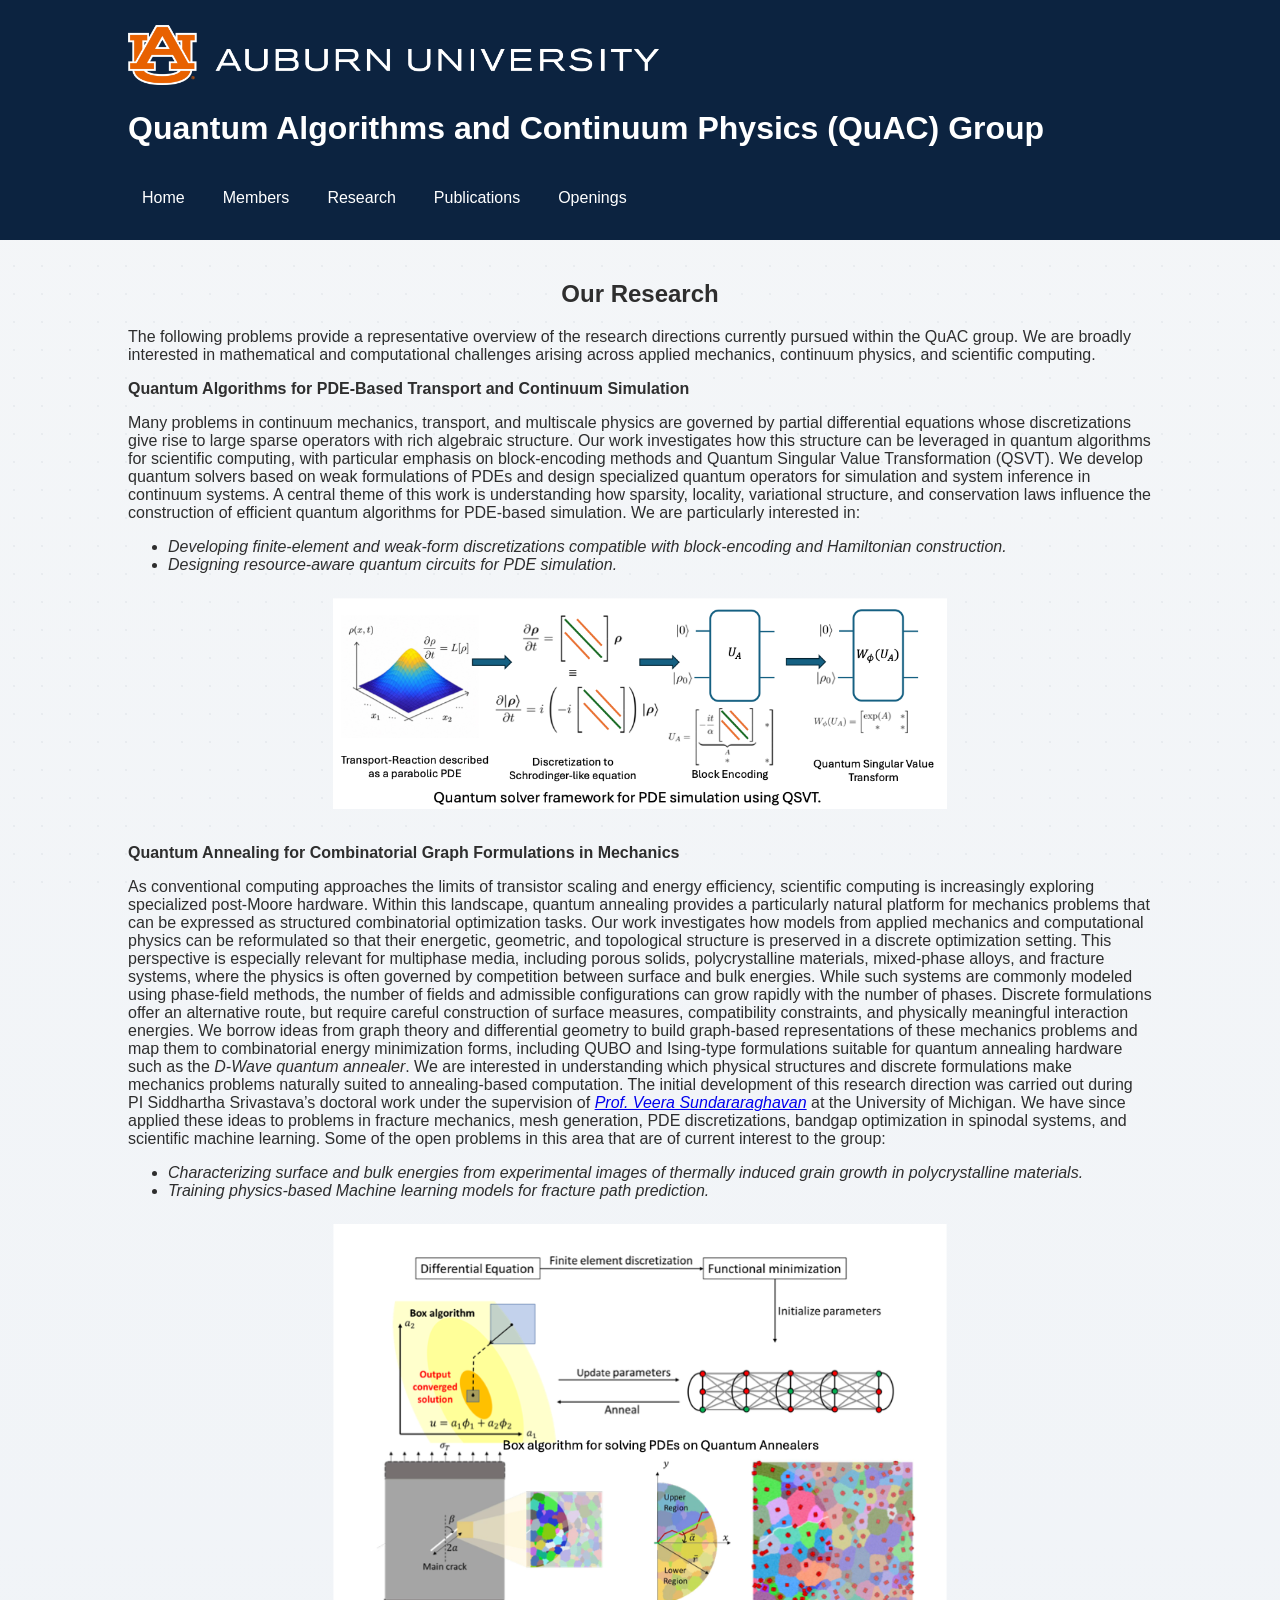
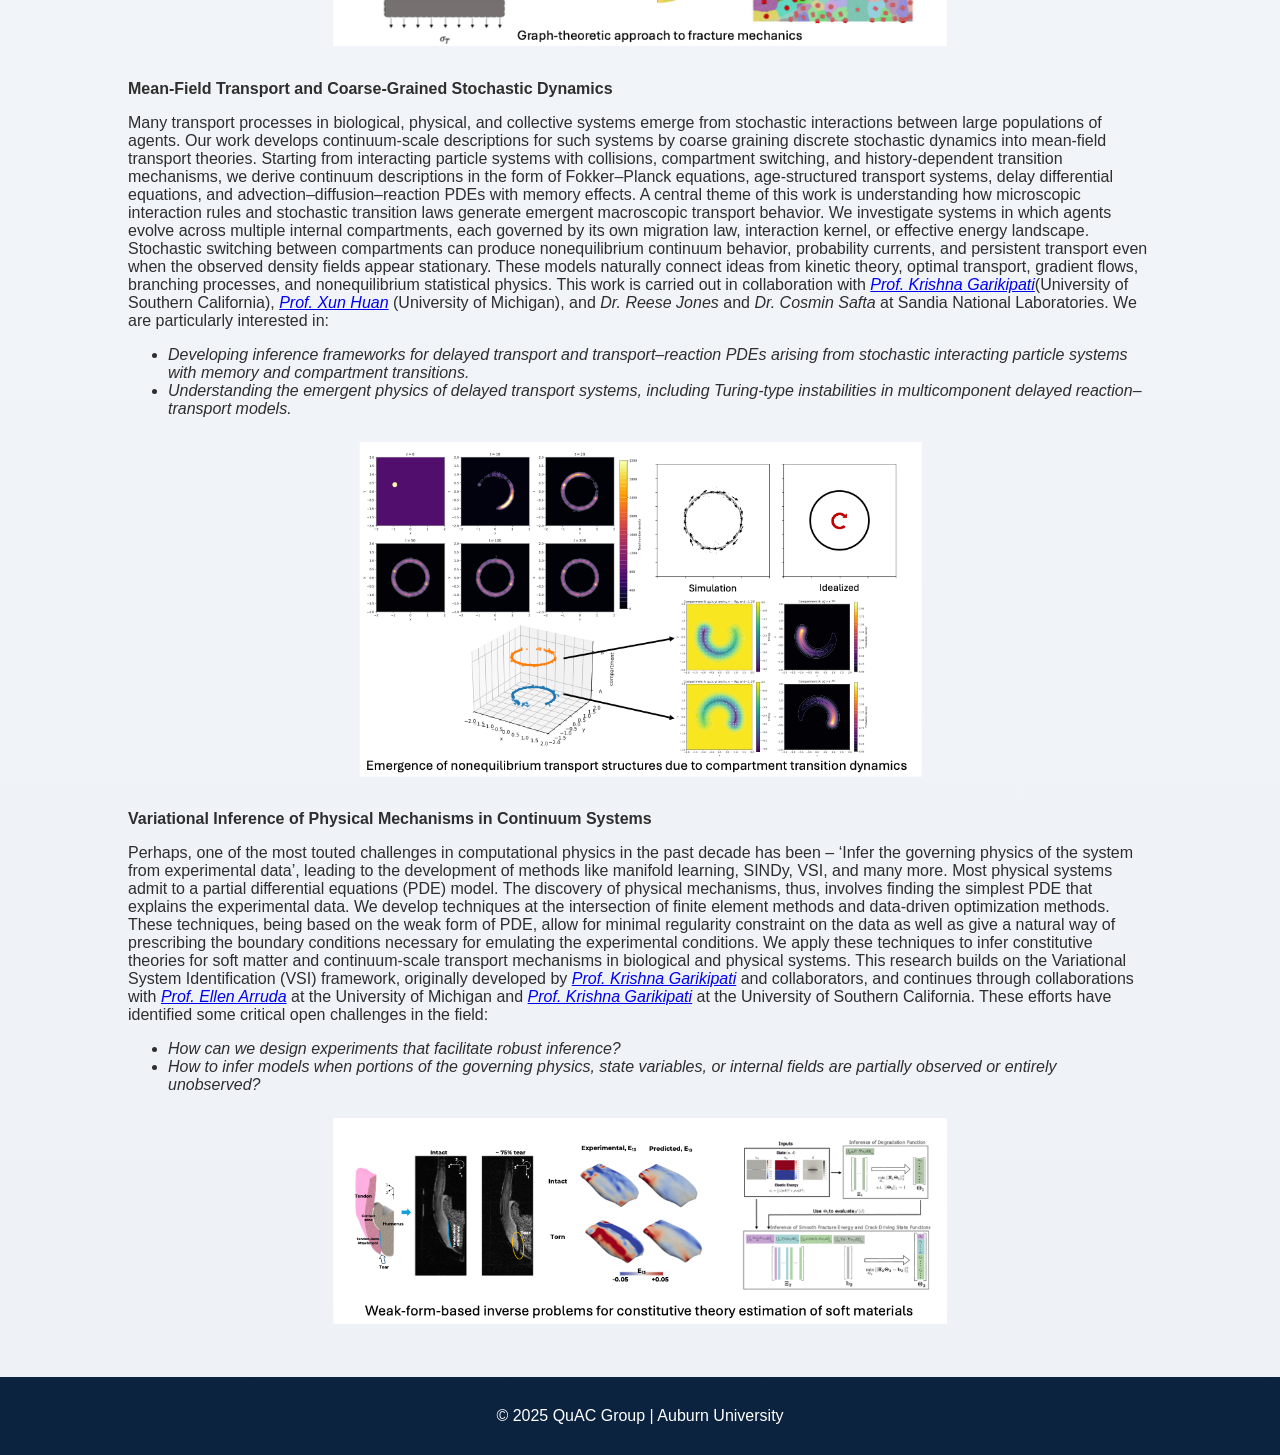
<file: research.html>
<!DOCTYPE html>
<html lang="en">
<head>
  <meta charset="UTF-8">
  <meta name="viewport" content="width=device-width, initial-scale=1.0">
  <title>QuAC Group | Research</title>
  <link rel="stylesheet" href="styles.css">
  <!-- Include jQuery -->
  <script src="https://code.jquery.com/jquery-3.6.0.min.js"></script>
</head>
<body>

  <!-- Placeholder for Header -->
  <div id="header"></div>

  <!-- Main Content -->
    <section id="research">
        <div class="container">
            <h2>Our Research</h2>
            <p>
            The following problems provide a representative overview of the research directions currently pursued within the QuAC group. We are broadly interested in mathematical and computational challenges arising across applied mechanics, continuum physics, and scientific computing.
            </p>  
            <p>
            <span style="font-weight: bold;">Quantum Algorithms for PDE-Based Transport and Continuum Simulation</span>
            </p>

            <p>
            Many problems in continuum mechanics, transport, and multiscale physics are governed by partial differential equations whose discretizations give rise to large sparse operators with rich algebraic structure. Our work investigates how this structure can be leveraged in quantum algorithms for scientific computing, with particular emphasis on block-encoding methods and Quantum Singular Value Transformation (QSVT). We develop quantum solvers based on weak formulations of PDEs and design specialized quantum operators for simulation and system inference in continuum systems. A central theme of this work is understanding how sparsity, locality, variational structure, and conservation laws influence the construction of efficient quantum algorithms for PDE-based simulation.

            We are particularly interested in:
            <ul><em>
            <li>Developing finite-element and weak-form discretizations compatible with block-encoding and Hamiltonian construction.</li>
            <li>Designing resource-aware quantum circuits for PDE simulation.</li>
            </ul></em>
            </p>
            <div style="text-align: center; margin: 24px 0;">
                <img src="assets/img/research/quantum_qsvt_procedure.png" alt="Quantum Computation" class="img" width="60%" height="auto">
            </div>
                        <p>
            <span style="font-weight: bold;">Quantum Annealing for Combinatorial Graph Formulations in Mechanics</span>
            </p>
            <p>
            As conventional computing approaches the limits of transistor scaling and energy efficiency, scientific computing is increasingly exploring specialized post-Moore hardware. Within this landscape, quantum annealing provides a particularly natural platform for mechanics problems that can be expressed as structured combinatorial optimization tasks. 
            Our work investigates how models from applied mechanics and computational physics can be reformulated so that their energetic, geometric, and topological structure is preserved in a discrete optimization setting. 
            This perspective is especially relevant for multiphase media, including porous solids, polycrystalline materials, mixed-phase alloys, and fracture systems, where the physics is often governed by competition between surface and bulk energies. 
            While such systems are commonly modeled using phase-field methods, the number of fields and admissible configurations can grow rapidly with the number of phases. Discrete formulations offer an alternative route, but require careful construction of surface measures, compatibility constraints, and physically meaningful interaction energies. 
            We borrow ideas from graph theory and differential geometry to build graph-based representations of these mechanics problems and map them to combinatorial energy minimization forms, including QUBO and Ising-type formulations suitable for quantum annealing hardware such as the <em>D-Wave quantum annealer</em>. 
            We are interested in understanding which physical structures and discrete formulations make mechanics problems naturally suited to annealing-based computation. The initial development of this research direction was carried out during PI Siddhartha Srivastava’s doctoral work under the supervision of <a href="https://aero.engin.umich.edu/people/sundararaghavan-veera/" target="_blank"><em>Prof. Veera Sundararaghavan</em></a> at the University of Michigan. We have since applied these ideas to problems in fracture mechanics, mesh generation, PDE discretizations, bandgap optimization in spinodal systems, and scientific machine learning. 
            Some of the open problems in this area that are of current interest to the group:
            <ul><em>
                <li> Characterizing surface and bulk energies from experimental images of thermally induced grain growth in polycrystalline materials. </li>
                <li> Training physics-based Machine learning models for fracture path prediction.</li>  
            </ul></em>
            <div style="text-align: center; margin: 24px 0;">
                <img src="assets/img/research/graph_qa.png" alt="Adiabatic Computation" class="img" width="60%" height="auto">
            </div>
            </p>
            <!--
            <p>We develop computational models integrating physics and AI for aerospace materials.</p>
            <div class="research-grid">
                <div class="research-item">
                    <h3>Computational Mechanics</h3>
                    <p>Finite element methods, continuum modeling, and multiscale simulation.</p>
                </div>
                <div class="research-item">
                    <h3>Scientific Machine Learning</h3>
                    <p>Graph-based learning, neural operators, and ML for PDEs.</p>
                </div>
                <div class="research-item">
                    <h3>Aerospace & Materials</h3>
                    <p>Structural analysis, fracture modeling, and high-performance computing.</p>
                </div>
            </div>
            -->
            <p>
            <span style="font-weight: bold;">Mean-Field Transport and Coarse-Grained Stochastic Dynamics</span>
            </p>            
            <p>
              Many transport processes in biological, physical, and collective systems emerge from stochastic interactions between large populations of agents. Our work develops continuum-scale descriptions for such systems by coarse graining discrete stochastic dynamics into mean-field transport theories. Starting from interacting particle systems with collisions, compartment switching, and history-dependent transition mechanisms, we derive continuum descriptions in the form of Fokker–Planck equations, age-structured transport systems, delay differential equations, and advection–diffusion–reaction PDEs with memory effects.
              A central theme of this work is understanding how microscopic interaction rules and stochastic transition laws generate emergent macroscopic transport behavior. We investigate systems in which agents evolve across multiple internal compartments, each governed by its own migration law, interaction kernel, or effective energy landscape. Stochastic switching between compartments can produce nonequilibrium continuum behavior, probability currents, and persistent transport even when the observed density fields appear stationary. These models naturally connect ideas from kinetic theory, optimal transport, gradient flows, branching processes, and nonequilibrium statistical physics.
              This work is carried out in collaboration with <a href="https://sites.usc.edu/compphys/" target="_blank"><em>Prof. Krishna Garikipati</em></a>(University of Southern California), <a href="https://uq.engin.umich.edu/people/xun-huan/" target="_blank"><em>Prof. Xun Huan</em></a> (University of Michigan), and <em>Dr. Reese Jones</em> and <em>Dr. Cosmin Safta</em> at Sandia National Laboratories.
              We are particularly interested in:
              <ul><em>
              <li>Developing inference frameworks for delayed transport and transport–reaction PDEs arising from stochastic interacting particle systems with memory and compartment transitions.</li>
              <li>Understanding the emergent physics of delayed transport systems, including Turing-type instabilities in multicomponent delayed reaction–transport models.</li>
              </ul></em>

              <div style="text-align: center; margin: 24px 0;">
                <img src="assets/img/research/transport.png" alt="Compartment models" class="img" width="55%" height="auto">
            </div>
            </p>
            <p>
            <span style="font-weight: bold;">Variational Inference of Physical Mechanisms in Continuum Systems</span>
            </p>
            <p>
            Perhaps, one of the most touted challenges in computational physics in the past decade has been – ‘Infer the governing physics of the system from experimental data’, leading to the development of methods like manifold learning, SINDy, VSI, and many more. 
            Most physical systems admit to a partial differential equations (PDE) model. 
            The discovery of physical mechanisms, thus, involves finding the simplest PDE that explains the experimental data. 
            We develop techniques at the intersection of finite element methods and data-driven optimization methods. 
            These techniques, being based on the weak form of PDE, allow for minimal regularity constraint on the data as well as give a natural way of prescribing the boundary conditions necessary for emulating the experimental conditions. 
            We apply these techniques to infer constitutive theories for soft matter and continuum-scale transport mechanisms in biological and physical systems. 
            This research builds on the Variational System Identification (VSI) framework, originally developed by <a href="https://sites.usc.edu/compphys/" target="_blank"><em>Prof. Krishna Garikipati</em></a> and collaborators, and continues through collaborations with <a href="https://arrudagroup.engin.umich.edu/" target="_blank"><em>Prof. Ellen Arruda</em></a> at the University of Michigan and <a href="https://sites.usc.edu/compphys/" target="_blank"><em>Prof. Krishna Garikipati</em></a> at the University of Southern California.
            These efforts have identified some critical open challenges in the field:
            <ul><em>
            <li>How can we design experiments that facilitate robust inference?</li>
            <li>How to infer models when portions of the governing physics, state variables, or internal fields are partially observed or entirely unobserved?</li>
            </ul></em>

            <div style="text-align: center; margin: 24px 0;">
                <img src="assets/img/research/vsi.png" alt="System Identification" class="img" width="60%" height="auto">
            </div>

            </p>
            <!--
            <p>
            <span style="font-weight: bold;">Graph-theoretic Representations for Surrogate Modeling of Physical Systems</span>
            </p>
            <p>
            A Neural network is a central element in most ML architectures like Deep Neural Networks, Autoencoders, GANS, etc., where it serves as a mathematical parameterization for any quantity of interest, much like the popular finite element or spectral basis interpolations. 
            The power of Universal Approximation theorems and advancements in training methodologies have catapulted it into computational physics, leading to the development of new methods like Physics inspired Neural Networks (PINNs), Deep Operator Networks (DeepONet), and Kernel networks. 
            However, designing ML methods for scientific computing requires treating unstructured data that may stem from constraints around data acquisition methods in the experimental setup. 
            Additionally, the quantity of interest often involves the evaluation of differential operators. We have introduced Graph Calculus Neural Network that allows for differential interpolations for unstructured data and shown its relevance in modeling differential equations and free energies of physical systems. 
            This method is based on one of our previous works where we analyzed <em>hp</em> convergence (in graph calculus) as is required in scientific computing settings. 
            Graph Calculus Neural Network typically requires fewer trainable parameters than classical Neural Networks, making them amenable to mathematical analysis. 
            We use this framework as a basis for the following research directions: 
            <ul><em>
                <li> Developing novel ML PDE solvers for fast solution of PDEs. </li>
                <li> Developing surrogates for free energies of physical systems that are relevant for reduced order modeling in many mechanochemical systems.</li>  
            </ul></em>
            <div style="text-align: center; margin: 24px 0;">
                <img src="assets/img/research/graph_calc.png" alt="Graph Calculus" class="img" width="70%" height="auto">
            </div>
            -->

        </div>
    </section>

    <!-- Placeholder for Footer -->
  <div id="footer"></div>

  <!-- Script to Load Header and Footer -->
  <script>
    document.addEventListener("DOMContentLoaded", function() {
      fetch('header.html')
        .then(response => response.text())
        .then(data => {
          document.getElementById('header').innerHTML = data;
        });
      fetch('footer.html')
        .then(response => response.text())
        .then(data => {
          document.getElementById('footer').innerHTML = data;
        });
    });
  </script>
</body>
</html>
</file>
<file: styles.css>
/* Global Styles */
body {
    font-family: 'Source Sans Pro', sans-serif;
    margin: 0;
    padding: 0;
    background: linear-gradient(180deg, #F4F6F8 0%, #EEF2F7 100%);
    color: #2E2E2E;
}

body::before {
    content: "";
    position: fixed;
    inset: 0;
    background-image: radial-gradient(rgba(12, 35, 64, 0.045) 1px, transparent 1px);
    background-size: 28px 28px;
    pointer-events: none;
    z-index: -1;
}

h1, h2, h3 {
    font-family: 'Montserrat', sans-serif;
}

h4 {
    color: #E87722;
    font-family: 'Montserrat', sans-serif;
}


.container {
    width: 80%;
    margin: auto;
    padding: 20px 0;
}

/* Header */
header {
    background: #0C2340;
    color: white;
    padding: 15px 0;
    text-align: center;
}

.header-container {
    display: flex;
    align-items: center;

    flex-wrap: wrap;
    padding: 10px;
  }
  
  .logo img {
    max-height: 60px; /* Adjust as needed */
    width: auto;
    margin-right: 20px;
  }
  
  /* Navigation */
  nav ul {
    list-style: none;
    padding: 0;
    margin: 12px 0 0 0;
    display: flex;
    flex-wrap: wrap;
    justify-content: center;
    gap: 10px;
  }

  nav ul li {
    margin: 0;
  }

  nav ul li a {
    display: inline-block;
    color: white;
    text-decoration: none;
    padding: 8px 14px;
    border-radius: 6px;
    transition: background-color 0.2s ease;
  }

  nav ul li a:hover {
    background: rgba(255, 255, 255, 0.12);
  }

/* default text alignments */
h1, h2 {
    text-align: center;
}

body, p, h3, h4, li {
    text-align: left;
}

/* Hero Section */
#hero {
    background: linear-gradient(135deg, #0C2340 0%, #173B63 60%, #F5F5F5 60%);
    padding: 70px 50px;
    color: white;
}

.home-hero {
    border-bottom: 1px solid #D1D5DB;
}

.hero-content {
    max-width: 1100px;
    margin: auto;
    background: rgba(255, 255, 255, 0.96);
    color: #2E2E2E;
    padding: 35px 40px;
    border-radius: 12px;
    box-shadow: 0 12px 30px rgba(12, 35, 64, 0.18);
}

.hero-content h2 {
    text-align: left;
    margin-top: 0;
    margin-bottom: 8px;
    color: #0C2340;
    font-size: 2.2em;
}

.hero-subtitle {
    color: #E87722;
    font-family: 'Montserrat', sans-serif;
    font-size: 1.15em;
    font-weight: 600;
    margin-top: 0;
}

.btn {
    display: inline-block;
    background: #E87722;
    color: white;
    padding: 11px 22px;
    text-decoration: none;
    border-radius: 5px;
    font-weight: 600;
    transition: background 0.2s ease, transform 0.2s ease;
}

.btn:hover {
    background: #C75F12;
    transform: translateY(-1px);
}

/* Homepage Overview */
.home-section {
    width: 90%;
    max-width: 1250px;
    margin: 35px auto 50px auto;
}

.home-grid {
    display: grid;
    grid-template-columns: minmax(220px, 0.9fr) minmax(420px, 2fr) minmax(240px, 1fr);
    gap: 24px;
    align-items: start;
}

.profile-card,
.info-card,
.news-card {
    background: white;
    border-radius: 10px;
    padding: 24px;
    box-shadow: 0 6px 18px rgba(0, 0, 0, 0.08);
    border-top: 4px solid #0C2340;
}

.profile-card h3,
.info-card h3,
.news-card h3 {
    margin-top: 0;
    color: #0C2340;
}

.profile-name {
    font-family: 'Montserrat', sans-serif;
    font-weight: 700;
    color: #0C2340;
    margin-bottom: 4px;
}

.overview-main {
    display: flex;
    flex-direction: column;
    gap: 24px;
}

.research-columns {
    display: grid;
    grid-template-columns: repeat(3, 1fr);
    gap: 18px;
}

.research-columns h4 {
    color: #0C2340;
    margin-bottom: 8px;
}

.research-columns ul {
    margin-top: 0;
    padding-left: 20px;
}

.research-columns li {
    margin-bottom: 7px;
}

.news-item {
    border-bottom: 1px solid #E5E7EB;
    padding-bottom: 13px;
    margin-bottom: 14px;
}

.news-item:last-of-type {
    border-bottom: none;
}

.news-date {
    display: inline-block;
    color: #E87722;
    font-family: 'Montserrat', sans-serif;
    font-size: 0.9em;
    font-weight: 700;
    margin-bottom: 4px;
}

.news-item p {
    margin-top: 0;
    margin-bottom: 0;
}

.text-link {
    color: #0C2340;
    font-weight: 700;
    text-decoration: none;
}

.text-link:hover {
    color: #E87722;
    text-decoration: underline;
}

/* Research & Team Section */
.research-grid, .team-grid {
    display: flex;
    justify-content: space-between;
}

.research-item, .team-member {
    background: white;
    padding: 20px;
    border-radius: 5px;
    box-shadow: 0 0 10px rgba(0, 0, 0, 0.1);
    flex: 1;
    margin: 10px;
}

/* Contact Section */
form input, form textarea {
    width: 100%;
    padding: 10px;
    margin: 10px 0;
    border: 1px solid #D1D5DB;
}

button {
    background: #E87722;
    color: white;
    padding: 10px;
    border: none;
    border-radius: 5px;
}

/* Footer */
footer {
    background: #0C2340;
    color: white;
    text-align: center;
    padding: 10px;
}

/* Responsive Design for Mobile */
@media screen and (max-width: 900px) {
    .people-profile-card {
        grid-template-columns: 1fr;
        padding: 28px;
    }

    .people-profile-image-wrap {
        width: 100%;
        justify-content: center;
    }

    .people-profile-image {
        max-width: 240px;
    }

    .people-links {
        grid-template-columns: 1fr 1fr;
        max-width: 100%;
    }
}

@media screen and (max-width: 768px) {
    .container {
        width: 95%; /* Allow more width on small screens */
    }

    .research-grid, .team-grid {
        flex-direction: column; /* Stack items vertically */
        align-items: center;
    }

    .research-item, .team-member {
        width: 90%; /* Make each block take full width */
        margin-bottom: 20px;
    }

    header {
        text-align: center;
        padding: 10px;
        overflow-x: hidden;
    }

    .header-container {
        flex-direction: column;
        gap: 12px;
        width: 100%;
        max-width: 100%;
        box-sizing: border-box;
        padding: 12px 16px;
    }

    .logo img {
        max-width: 90vw;
        height: auto;
        margin: 0 auto 12px auto;
        display: block;
    }

    .header-text h1 {
        font-size: 1.8rem;
        line-height: 1.2;
        max-width: 90vw;
        margin: 0 auto;
        text-align: center;
    }

    .header-text h2 {
        font-size: 1rem;
        line-height: 1.25;
        max-width: 90vw;
        margin: 6px auto 0 auto;
        text-align: center;
    }

    nav ul {
        display: flex;
        flex-wrap: wrap;
        justify-content: center;
        gap: 8px;
        margin: 10px auto 0 auto;
        width: 100%;
        max-width: 90vw;
    }

    nav ul li {
        display: block;
        margin: 0;
    }

    nav ul li a {
        padding: 8px 10px;
        border: 1px solid rgba(255, 255, 255, 0.20);
        border-radius: 6px;
        white-space: nowrap;
        font-size: 0.9rem;
    }

    #hero {
        padding: 36px 16px;
        background: #F5F5F5;
    }

    .hero-content {
        width: auto;
        max-width: 100%;
        padding: 26px 22px;
        box-sizing: border-box;
    }

    .hero-content h2 {
        font-size: 1.65rem;
        line-height: 1.2;
    }

    .home-section {
        width: 94%;
    }

    .home-grid,
    .research-columns {
        grid-template-columns: 1fr;
    }

    .profile-card,
    .info-card,
    .news-card {
        padding: 20px;
    }

    .btn {
        display: block;
        text-align: center;
        width: auto;
    }

    form input, form textarea {
        width: 100%;
    }

    .page-section {
        width: 94%;
        padding: 0;
    }

    .people-profile-card,
    .members-grid {
        grid-template-columns: 1fr;
    }

    .people-profile-card {
        padding: 24px;
    }

    .people-links {
        grid-template-columns: 1fr 1fr;
    }
}

/* People Page */
.page-section {
    width: 90%;
    max-width: 1250px;
    margin: 35px auto 50px auto;
    box-sizing: border-box;
}

.page-content h2 {
    color: #0C2340;
    margin-bottom: 24px;
}

.people-profile-card {
    display: grid;
    grid-template-columns: 240px minmax(0, 1fr);
    gap: 36px;
    align-items: start;
    background: rgba(255, 255, 255, 0.96);
    border-radius: 14px;
    padding: 36px;
    box-shadow: 0 12px 30px rgba(12, 35, 64, 0.10);
    border-top: 4px solid #0C2340;
    margin-bottom: 42px;
    overflow: hidden;
}

.people-profile-image-wrap {
    width: 220px;
    max-width: 100%;
    display: flex;
    justify-content: center;
    align-items: flex-start;
}

.people-profile-image {
    width: 220px;
    max-width: 100%;
    height: auto;
    border-radius: 12px;
    display: block;
    margin: 0 auto;
    box-shadow: 0 8px 20px rgba(0, 0, 0, 0.12);
    object-fit: contain;
}

.people-profile-text {
    min-width: 0;
}

.people-profile-text p {
    overflow-wrap: break-word;
    word-break: normal;
}

.people-profile-text h3 {
    margin-top: 0;
    color: #0C2340;
}

.people-profile-text h4 {
    color: #E87722;
    margin-top: 0;
    margin-bottom: 16px;
}

.profile-links {
    display: grid;
    grid-template-columns: 1fr 1fr;
    gap: 10px 14px;
    margin-top: 12px;
}

.profile-links a {
    display: flex;
    align-items: center;
    gap: 8px;
    color: #0C2340;
    text-decoration: none;
    font-weight: 500;
    font-size: 0.95em;
}

.profile-links a:hover {
    color: #E87722;
}

.profile-links i {
    width: 18px;
    text-align: center;
}

.people-links {
    grid-template-columns: repeat(3, minmax(0, 1fr));
    max-width: 520px;
    margin-top: 18px;
}

.section-heading {
    color: #0C2340;
    position: relative;
    padding-bottom: 12px;
    margin-bottom: 24px;
    border-bottom: 1px solid #E5E7EB;
}

.section-heading::after {
    content: "";
    position: absolute;
    left: 0;
    bottom: -2px;
    width: 70px;
    height: 3px;
    background: #E87722;
    border-radius: 2px;
}

.members-grid {
    display: grid;
    grid-template-columns: repeat(3, 1fr);
    gap: 24px;
    margin-bottom: 48px;
}

.member-card {
    background: #FCFCFD;
    border: 1px solid #E5E7EB;
    border-radius: 10px;
    padding: 22px;
    text-align: center;
    box-shadow: 0 4px 10px rgba(0, 0, 0, 0.05);
    border-top: 4px solid #E87722;
    transition: transform 0.2s ease, box-shadow 0.2s ease;
}

.member-card:hover {
    transform: translateY(-3px);
    box-shadow: 0 10px 24px rgba(0, 0, 0, 0.08);
}

.member-card h4,
.member-card p {
    text-align: center;
}

.member-card h4 {
    color: #0C2340;
    margin-bottom: 8px;
}

.member-photo {
    width: 160px;
    height: 160px;
    object-fit: cover;
    border-radius: 12px;
    display: block;
    margin: 0 auto 18px auto;
    box-shadow: 0 6px 16px rgba(0,0,0,0.10);
}

.member-photo-placeholder {
    width: 160px;
    height: 160px;
    border-radius: 12px;
    background: #F3F4F6;
    border: 1px dashed #CBD5E1;
    display: flex;
    align-items: center;
    justify-content: center;
    color: #6B7280;
    margin: 0 auto 18px auto;
    font-family: 'Montserrat', sans-serif;
}


.bibtex-toggle {
  background: none;
  border: none;
  padding: 0;
  margin-left: 0;
  color: #0C2340;
  text-decoration: underline;
  font: inherit;
  cursor: pointer;
}

.bibtex-toggle:hover {
  color: #E87722;
}

.bibtex-toggle:hover {
  color: #E87722;
}

/* Final responsive overrides for very narrow screens */
@media screen and (max-width: 900px) {
    .people-profile-card {
        display: grid;
        grid-template-columns: 1fr !important;
        gap: 24px;
        padding: 28px;
        overflow: visible;
    }

    .people-profile-image-wrap {
        width: 100% !important;
        display: flex;
        justify-content: center;
    }

    .people-profile-image {
        width: 100%;
        max-width: 240px;
        height: auto;
        margin: 0 auto;
    }

    .people-profile-text {
        width: 100%;
        min-width: 0;
    }

    .people-profile-text h3,
    .people-profile-text h4,
    .people-profile-text p {
        text-align: left;
        overflow-wrap: break-word;
    }

    .people-links {
        grid-template-columns: 1fr 1fr;
        max-width: 100%;
    }
}

@media screen and (max-width: 420px) {
    .people-profile-card {
        padding: 22px;
    }

    .people-profile-image {
        max-width: 240px;
    }

    .people-links {
        grid-template-columns: 1fr;
    }
}
</file>
